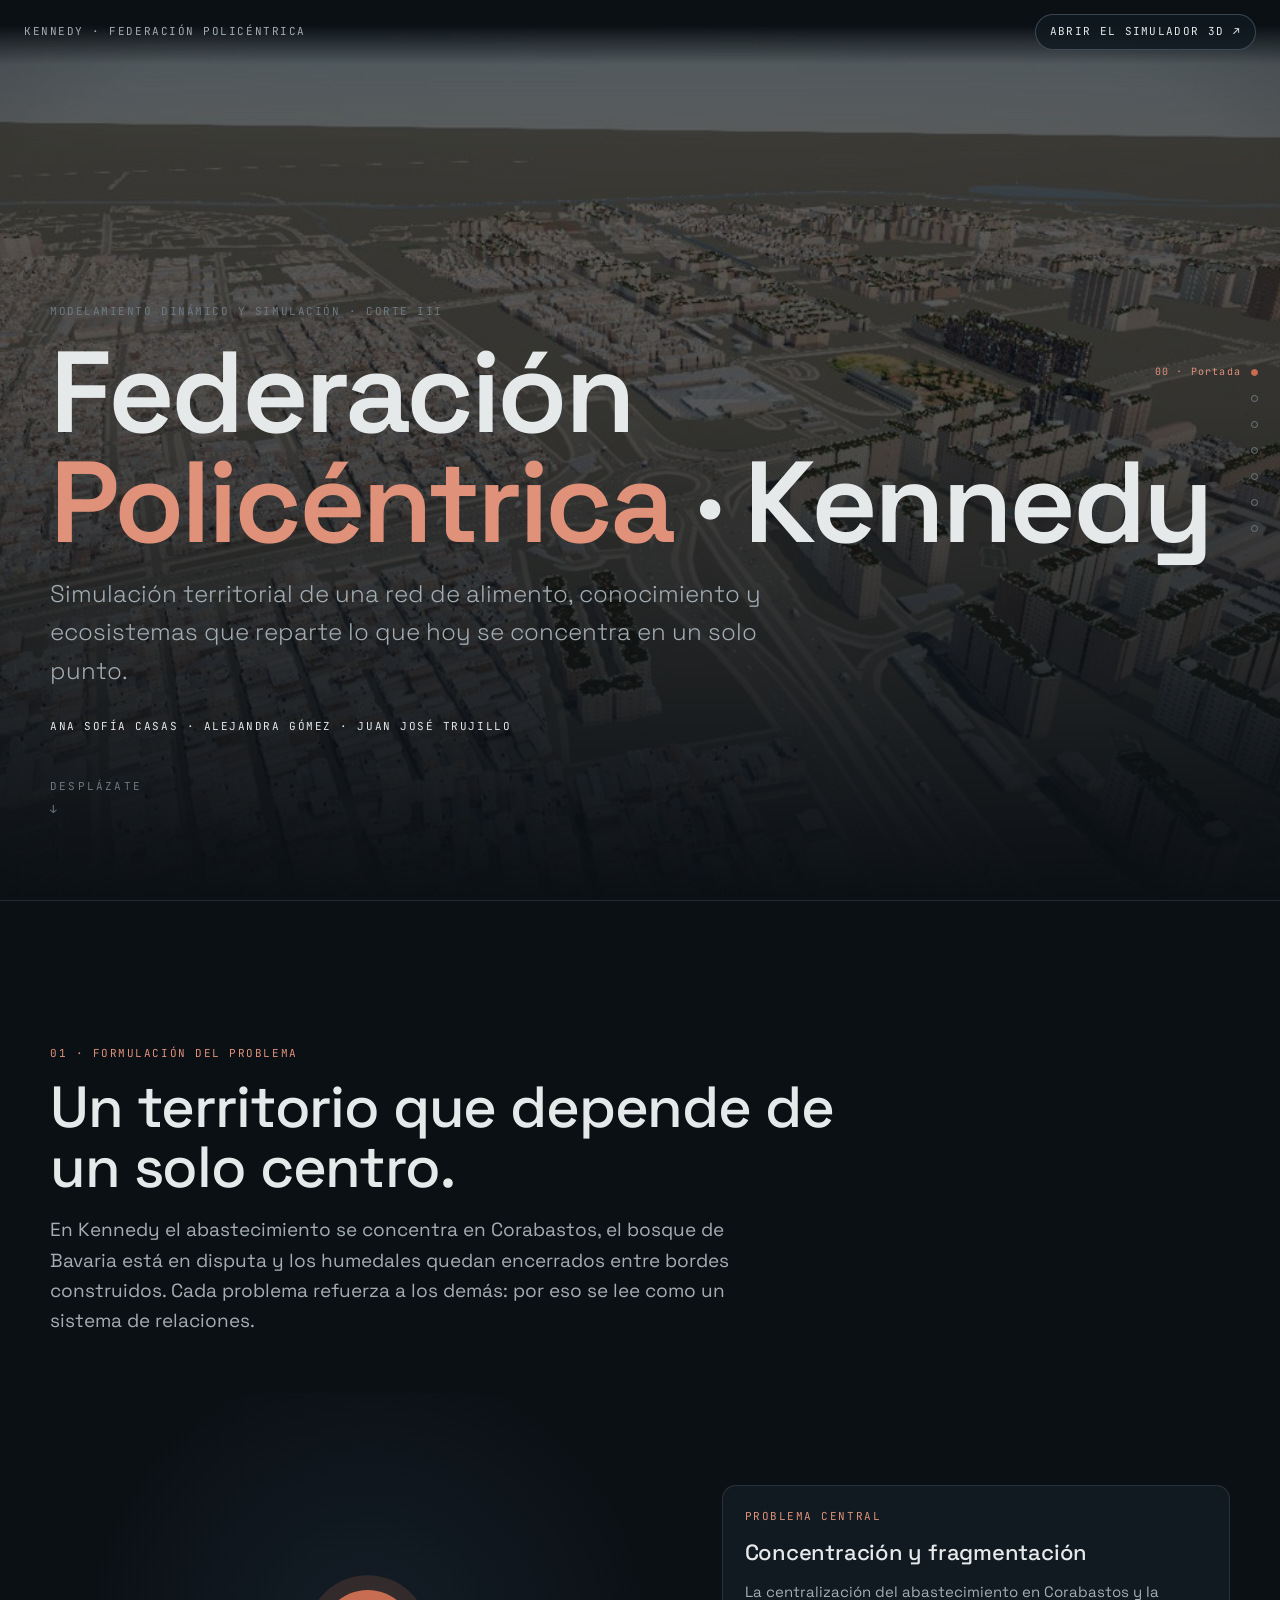
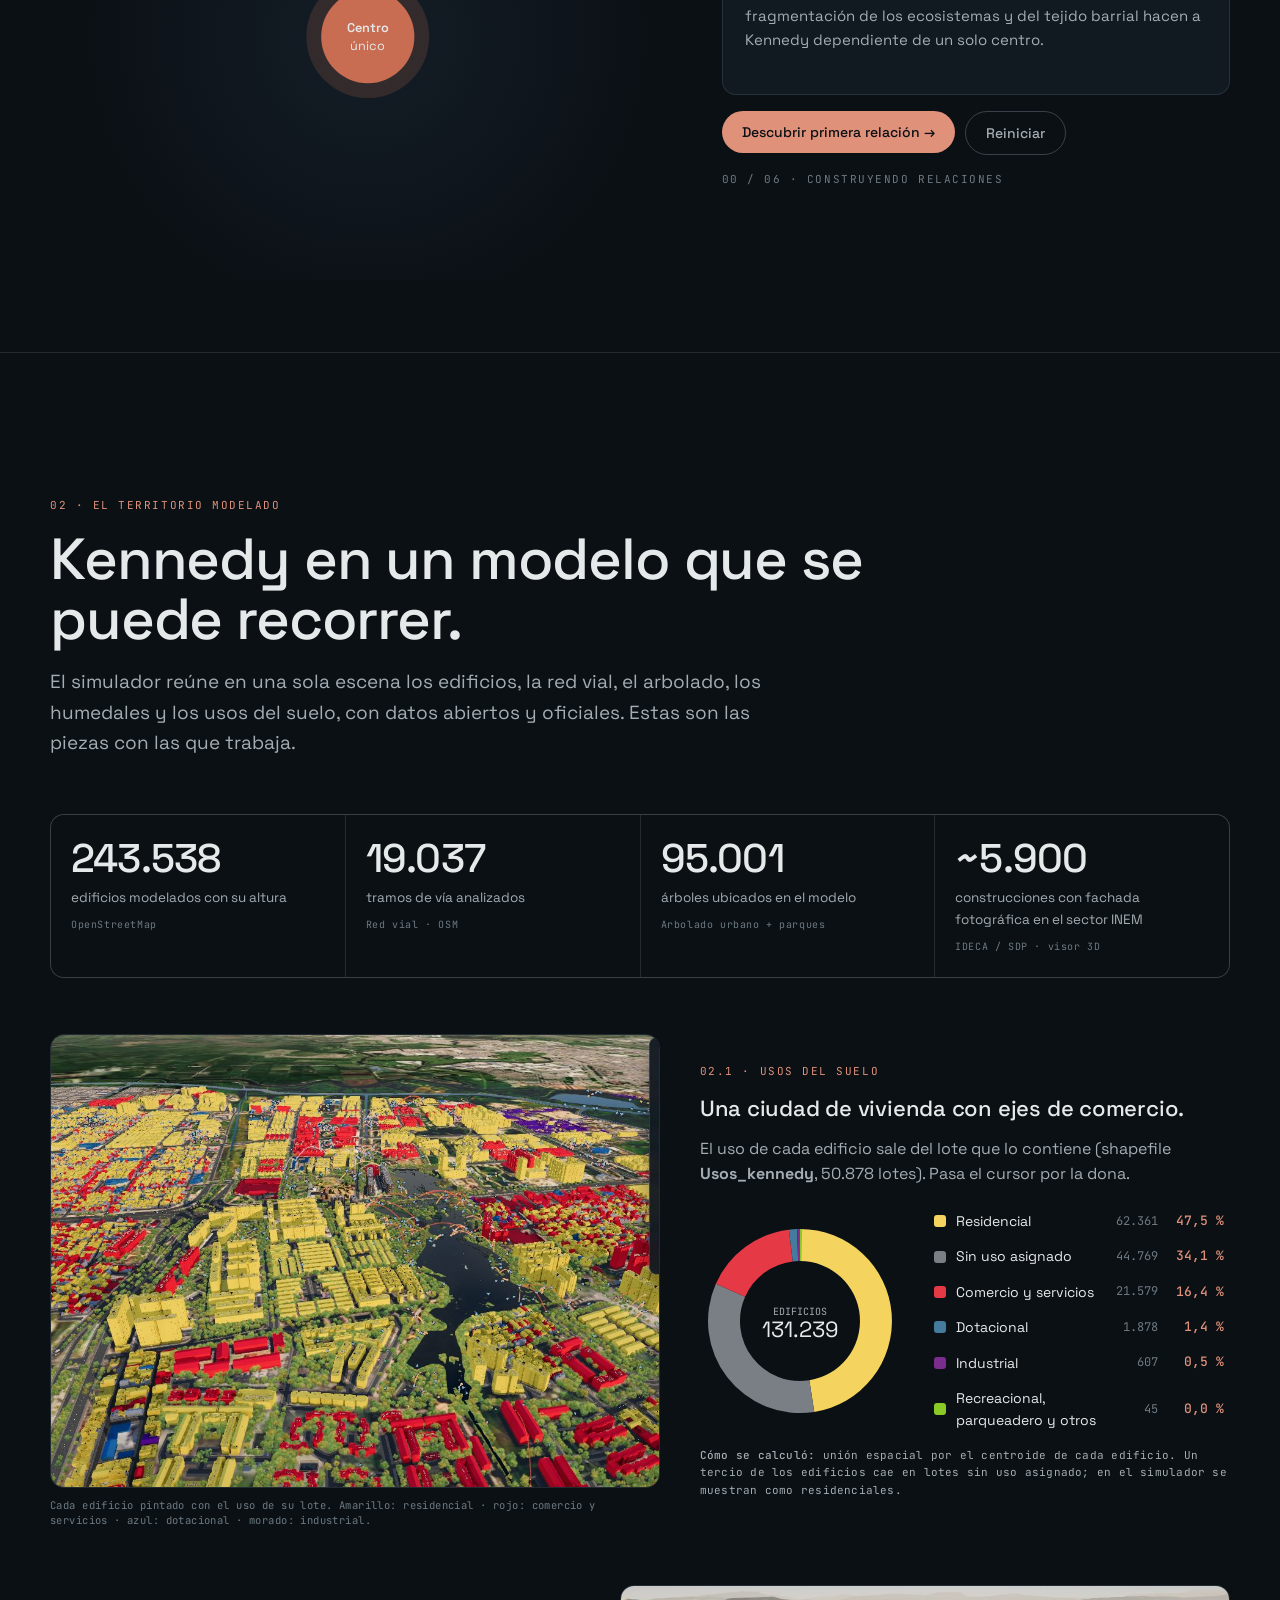
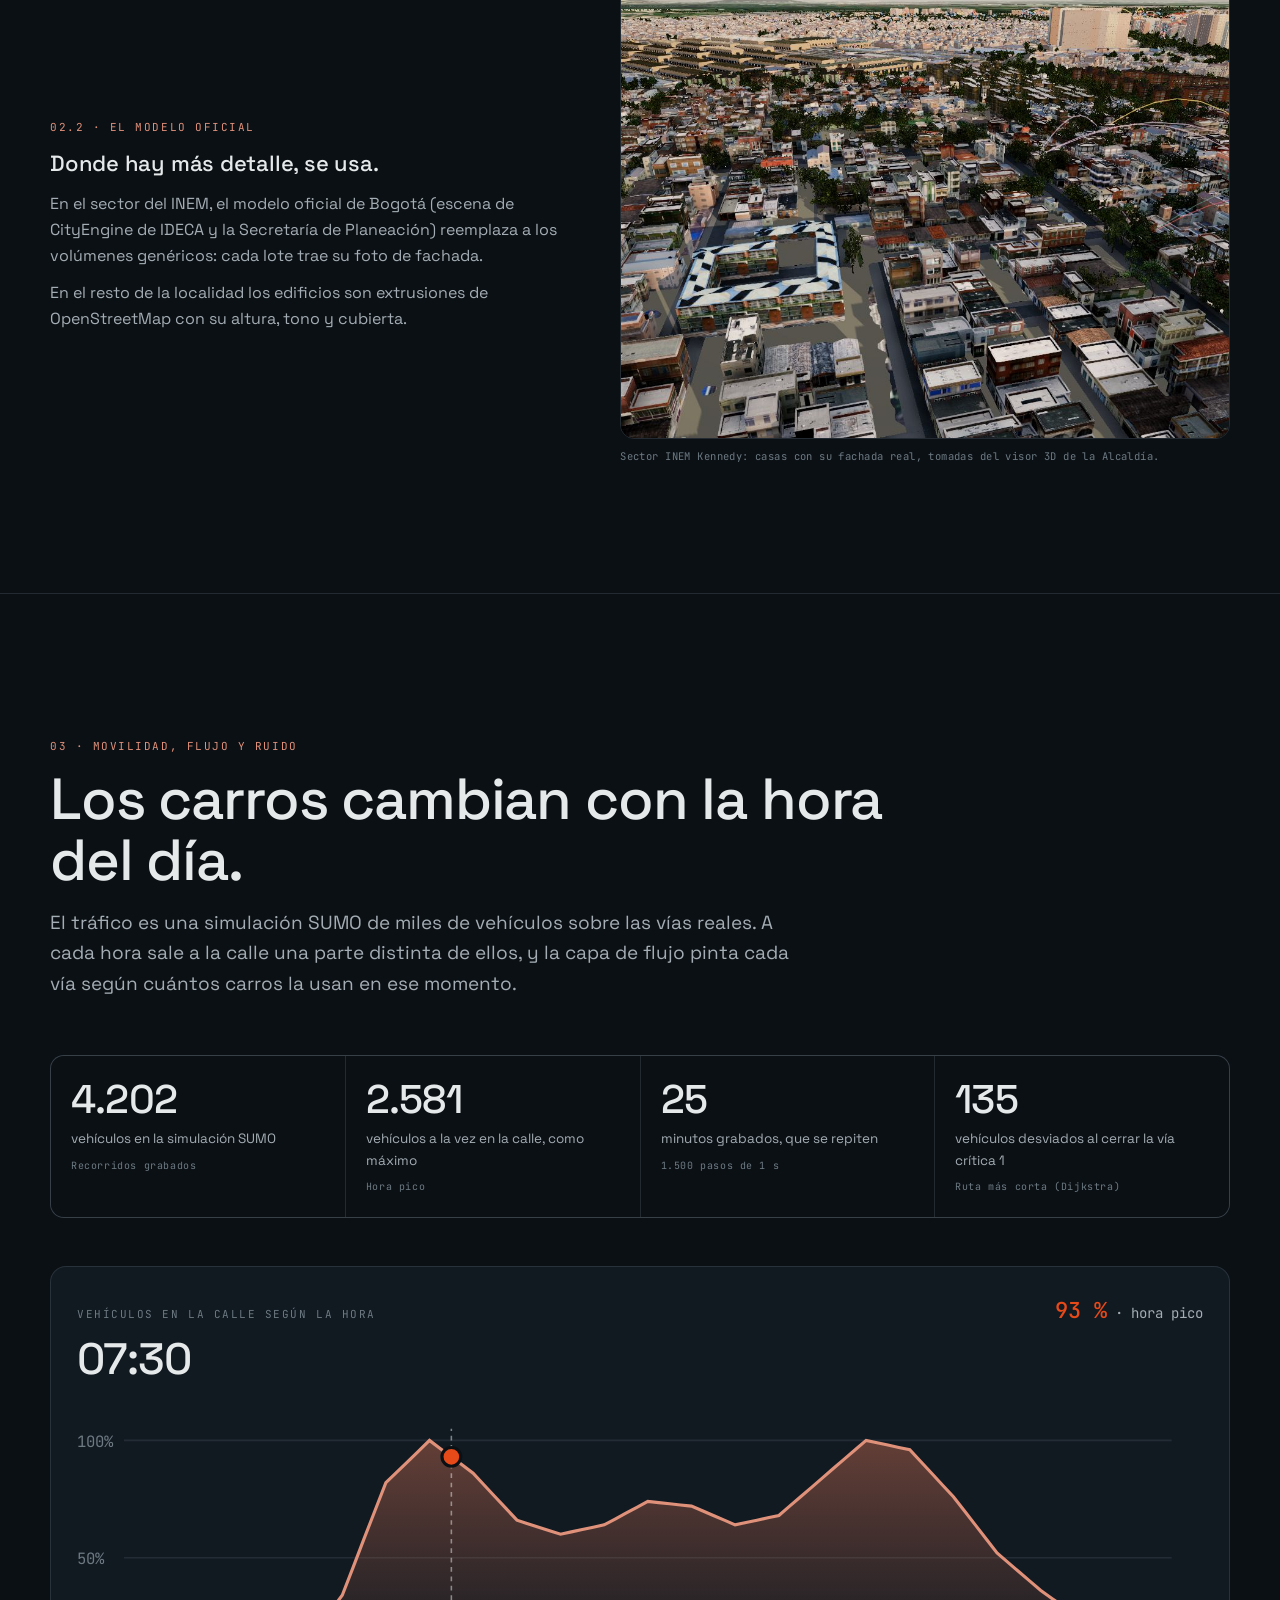
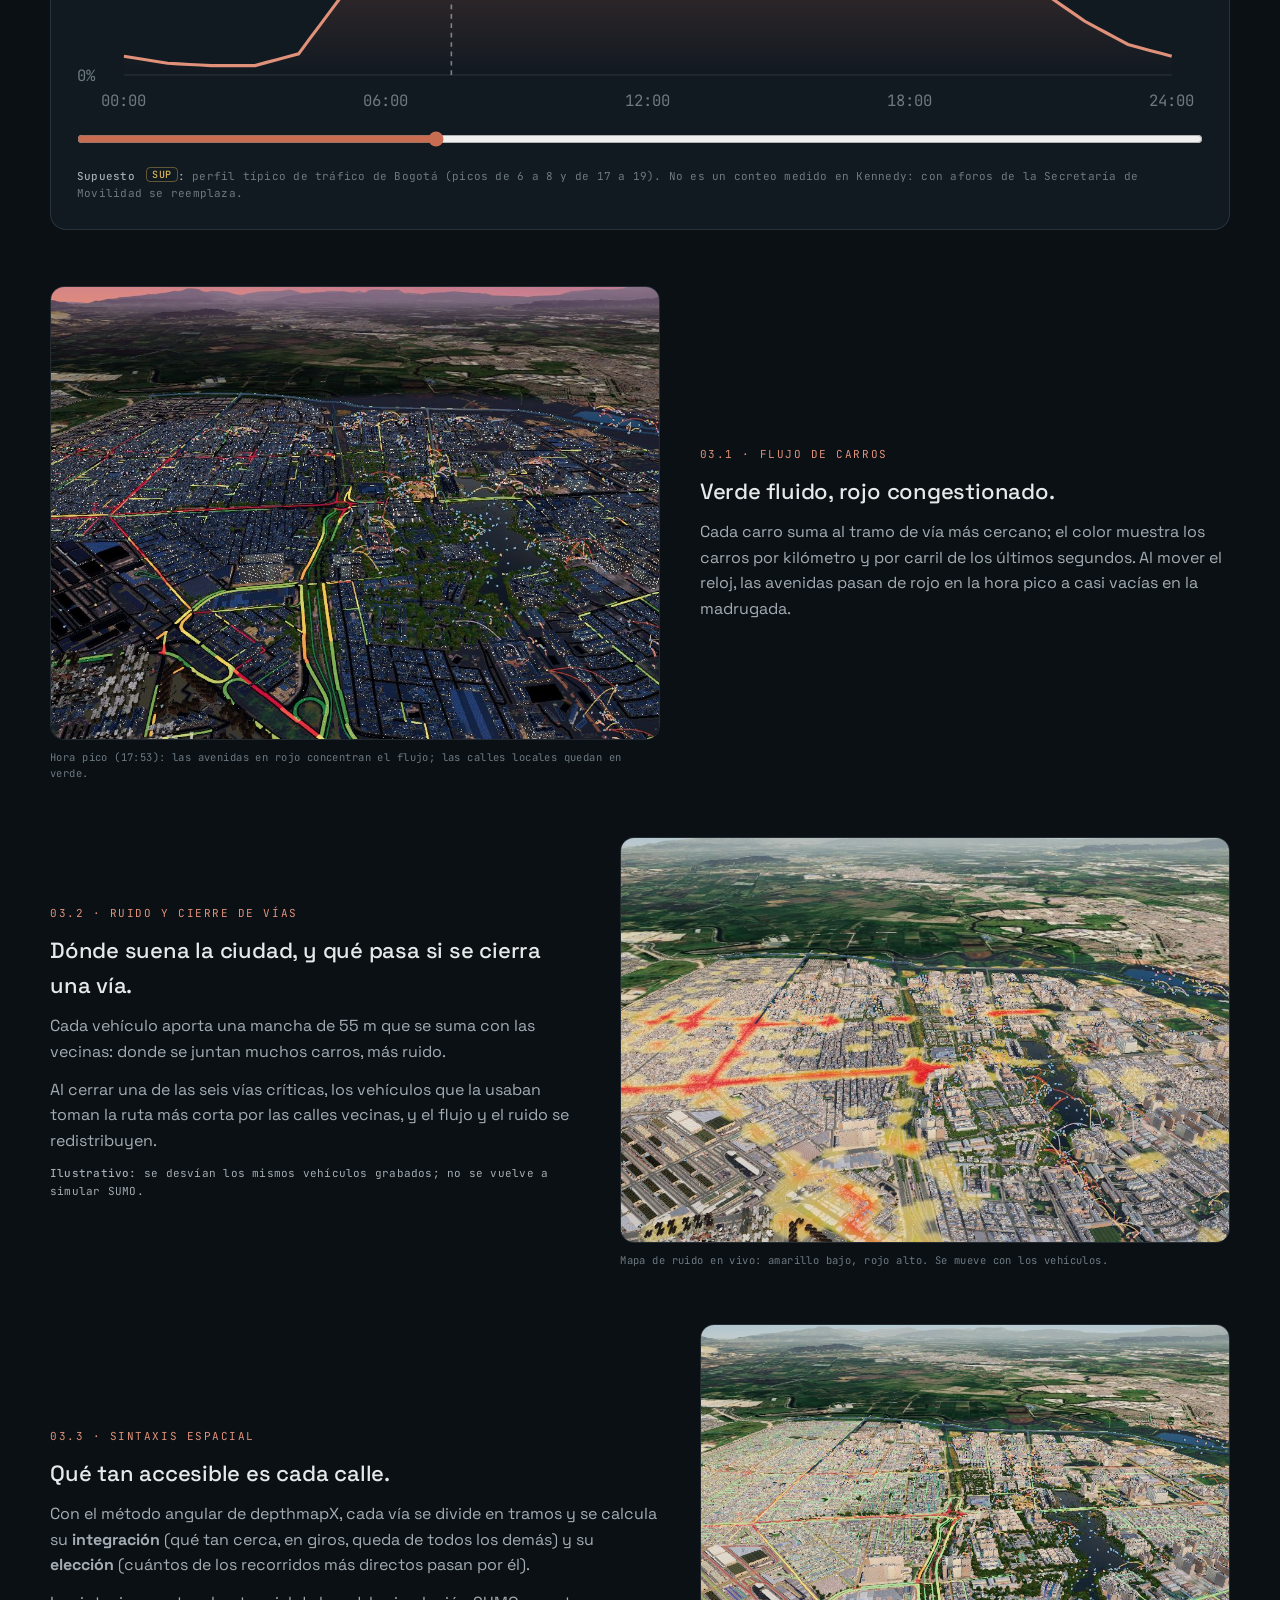
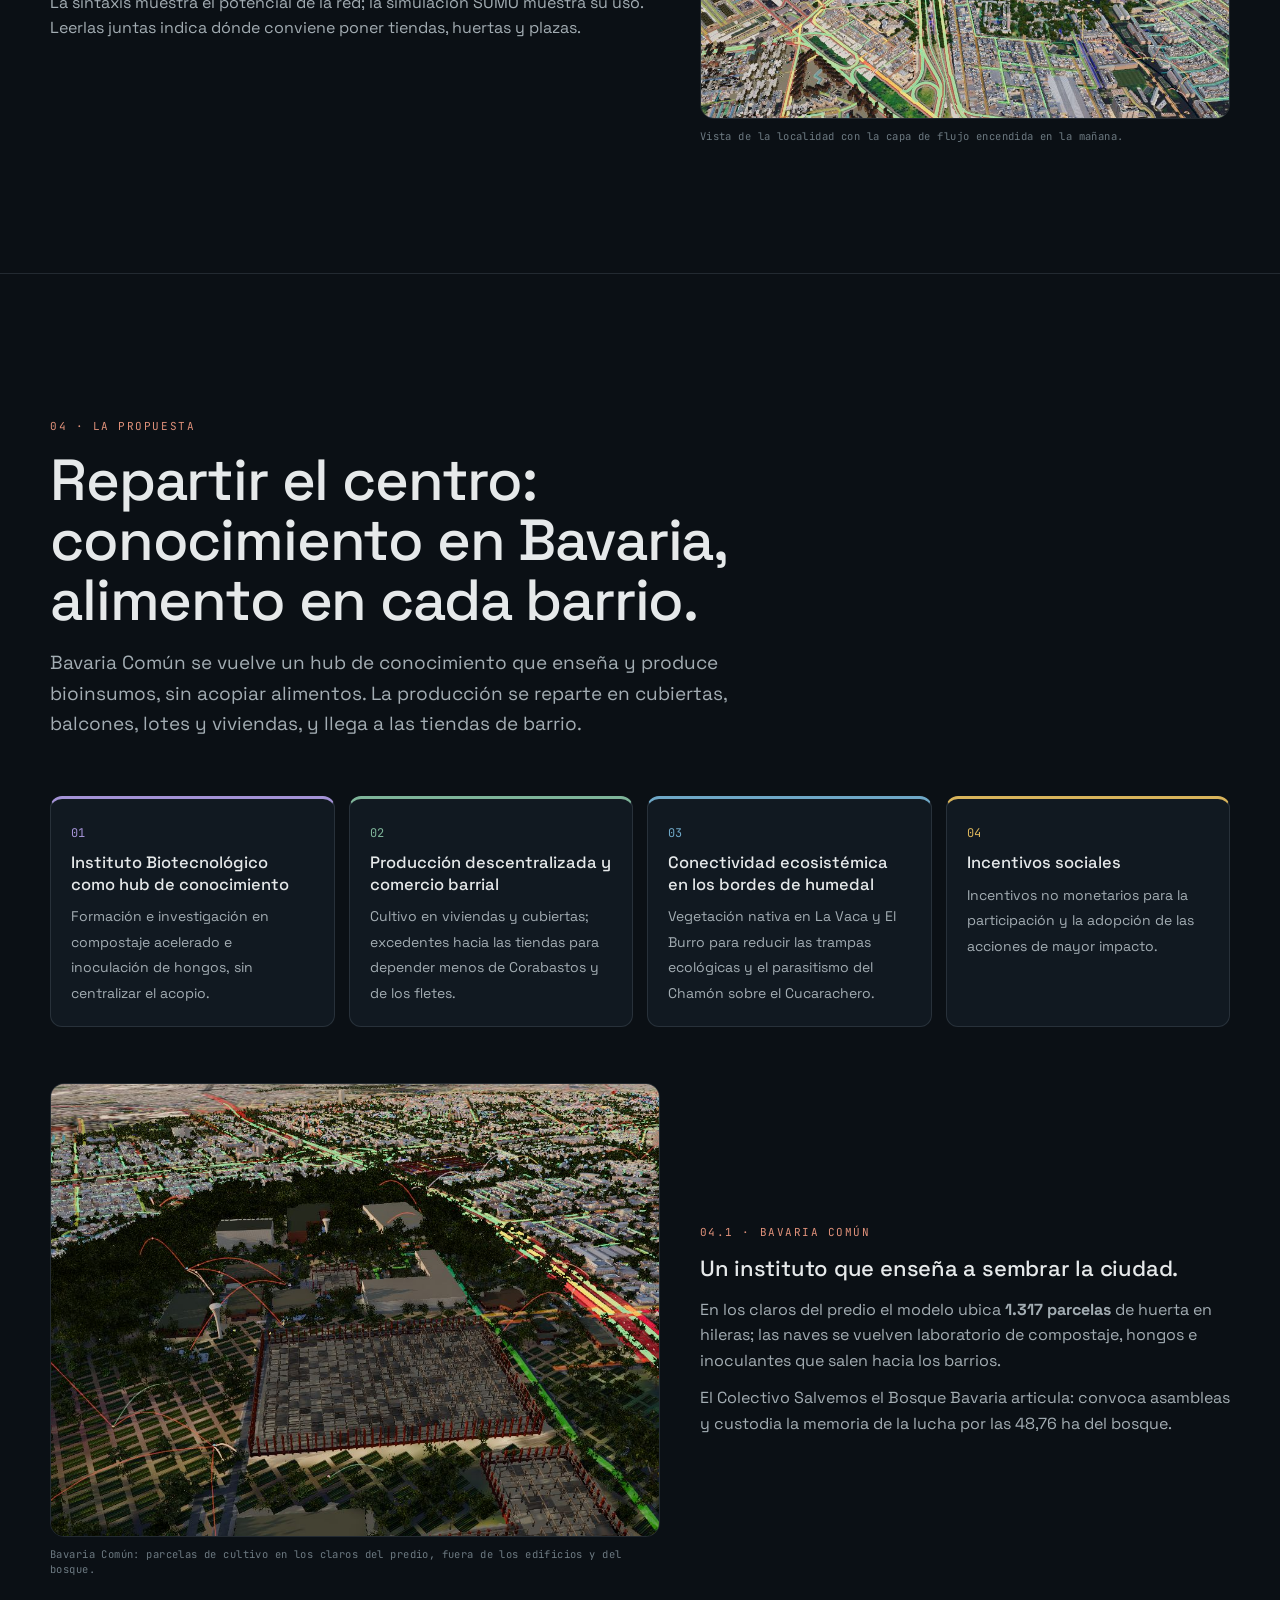
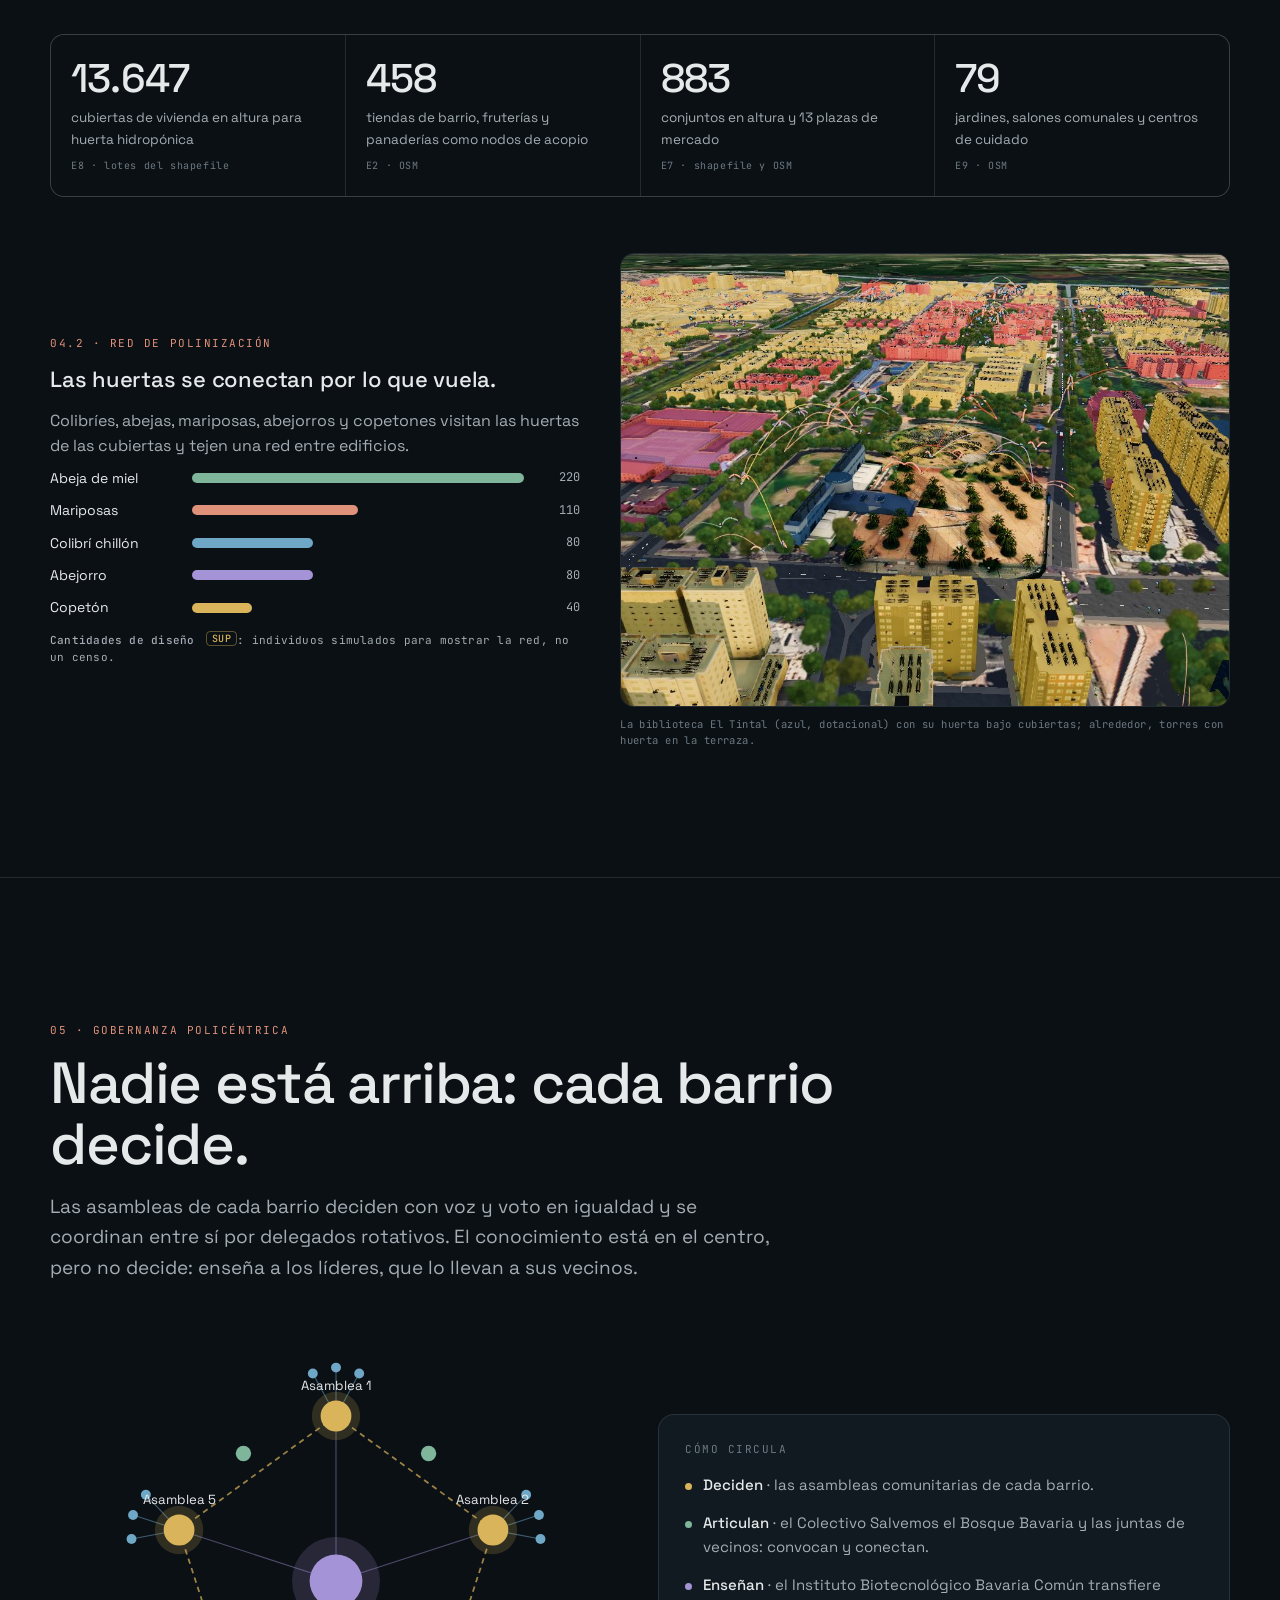
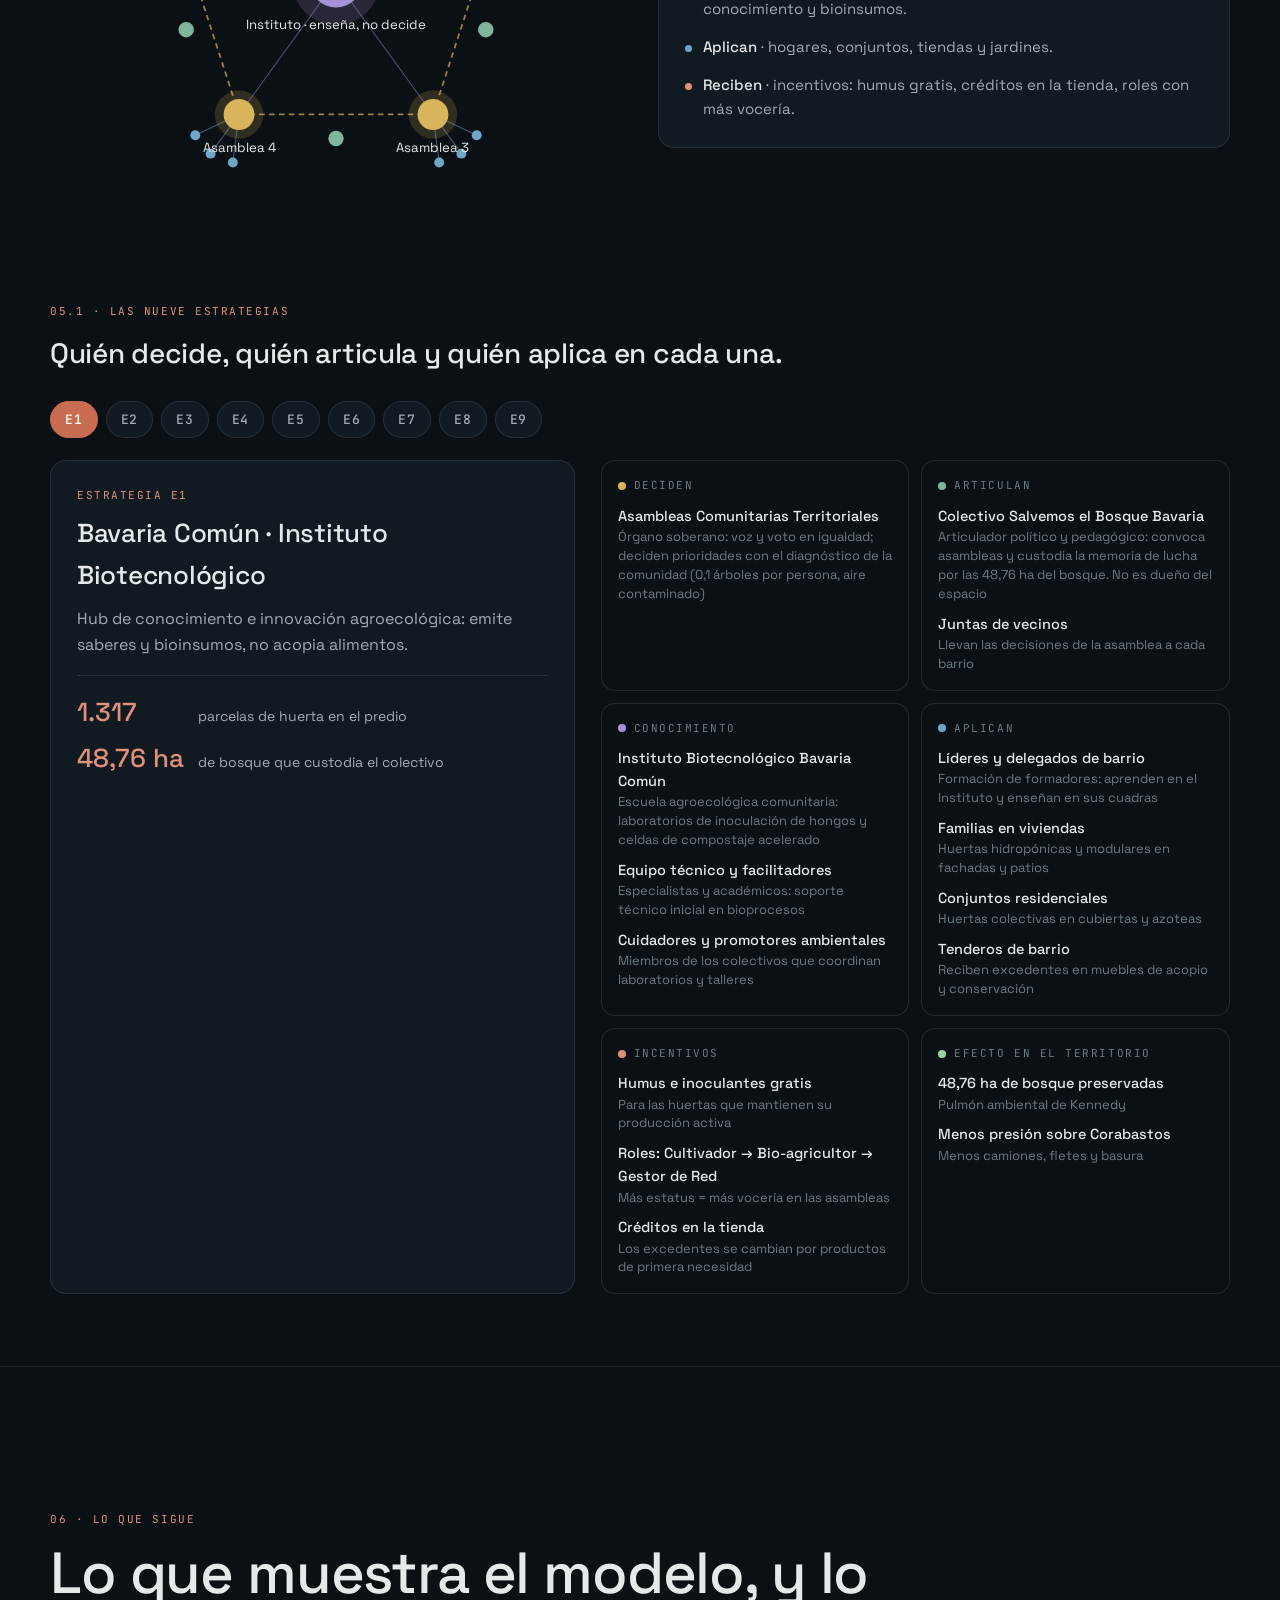
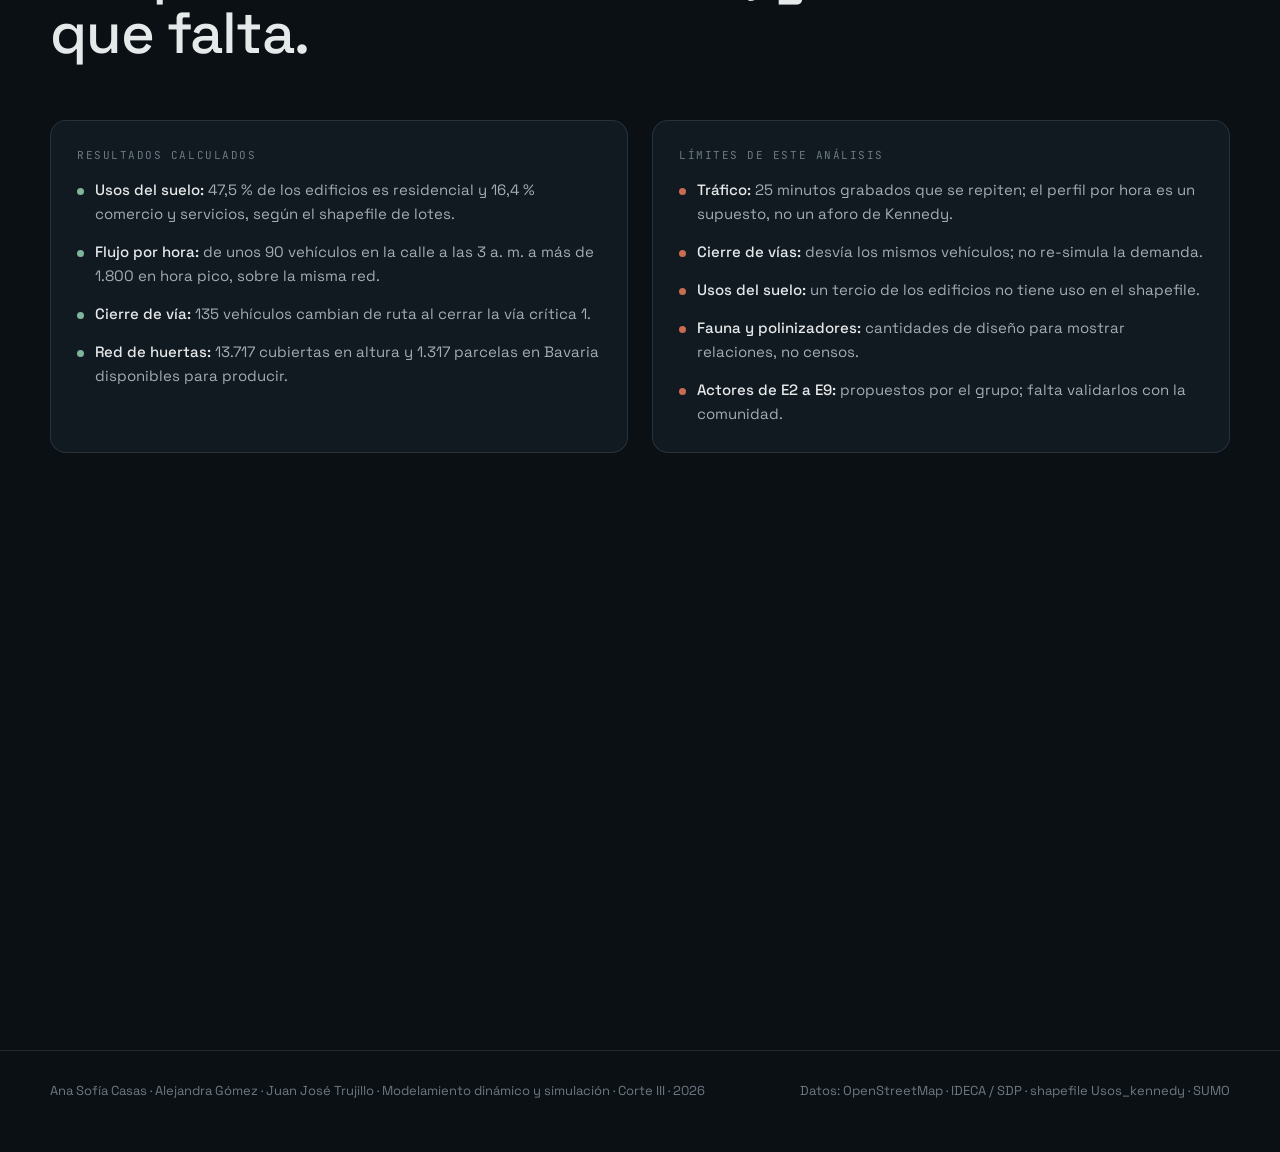
<file: presentacion.html>
<!doctype html>
<html lang="es">
<head>
<meta charset="UTF-8" />
<meta name="viewport" content="width=device-width, initial-scale=1, viewport-fit=cover" />
<meta name="theme-color" content="#0b1015" />
<title>Federación Policéntrica · Kennedy</title>
<meta name="description" content="Simulación territorial de Kennedy (Bogotá): abastecimiento, movilidad, humedales y una red policéntrica de alimento, conocimiento y cuidado." />
<link rel="icon" href="data:image/svg+xml,%3Csvg xmlns=%27http://www.w3.org/2000/svg%27 viewBox=%270 0 32 32%27%3E%3Crect width=%2732%27 height=%2732%27 fill=%27%230b1015%27/%3E%3Ccircle cx=%2716%27 cy=%2716%27 r=%275%27 fill=%27%23c86d51%27/%3E%3Ccircle cx=%277%27 cy=%278%27 r=%273%27 fill=%27%237fb59a%27/%3E%3Ccircle cx=%2725%27 cy=%279%27 r=%273%27 fill=%27%237fb59a%27/%3E%3Ccircle cx=%2724%27 cy=%2725%27 r=%273%27 fill=%27%237fb59a%27/%3E%3Ccircle cx=%277%27 cy=%2724%27 r=%273%27 fill=%27%237fb59a%27/%3E%3C/svg%3E" />
<link rel="preconnect" href="https://fonts.googleapis.com" />
<link rel="preconnect" href="https://fonts.gstatic.com" crossorigin />
<link href="https://fonts.googleapis.com/css2?family=Space+Grotesk:wght@300..700&family=JetBrains+Mono:wght@400;500&display=swap" rel="stylesheet" />
<style>
:root{
  --bg:#0b1015; --bg2:#111921; --bg3:#17212b; --line:rgba(160,180,195,.16); --line2:rgba(160,180,195,.3);
  --tx:#e6e9ea; --tx2:#a3adb3; --tx3:#6d7a82;
  --acc:#c86d51; --acc2:#e0917a; --verde:#7fb59a; --agua:#6fa8c7; --oro:#d9b45b; --lila:#a493d6;
  --mono:'JetBrains Mono',ui-monospace,monospace; --sans:'Space Grotesk',system-ui,sans-serif;
}
*{box-sizing:border-box;margin:0;padding:0}
html{scroll-behavior:smooth}
body{background:var(--bg);color:var(--tx);font:16px/1.6 var(--sans);-webkit-font-smoothing:antialiased;overflow-x:hidden}
a{color:var(--acc2)}
img{max-width:100%;display:block}
.mono{font-family:var(--mono);letter-spacing:.14em;text-transform:uppercase;font-size:11px;color:var(--tx3)}
.wrap{width:min(1180px,calc(100% - 32px));margin:0 auto}
/* barra superior */
.top{position:fixed;inset:0 0 auto 0;z-index:50;display:flex;justify-content:space-between;align-items:center;padding:14px 24px;background:linear-gradient(var(--bg) 40%,transparent);pointer-events:none}
.top>*{pointer-events:auto}
.top .mono{color:var(--tx2)}
.top a.sim{font-family:var(--mono);font-size:11px;letter-spacing:.12em;text-transform:uppercase;color:var(--tx);text-decoration:none;border:1px solid var(--line2);padding:8px 14px;border-radius:999px;background:rgba(17,25,33,.8);backdrop-filter:blur(6px)}
.top a.sim:hover{border-color:var(--acc);color:var(--acc2)}
.prog{position:fixed;top:0;left:0;height:2px;background:var(--acc);z-index:60;width:0}
/* índice lateral */
.idx{position:fixed;right:22px;top:50%;transform:translateY(-50%);z-index:40;display:flex;flex-direction:column;gap:10px}
.idx a{display:flex;align-items:center;justify-content:flex-end;gap:10px;text-decoration:none;font-family:var(--mono);font-size:10px;letter-spacing:.12em;color:var(--tx3)}
.idx a span{opacity:0;transition:opacity .2s}
.idx a:hover span,.idx a.on span{opacity:1}
.idx a i{width:7px;height:7px;border-radius:50%;border:1px solid var(--tx3);display:block}
.idx a.on{color:var(--acc2)} .idx a.on i{background:var(--acc);border-color:var(--acc)}
@media (max-width:900px){.idx{display:none}}
/* portada */
.portada{position:relative;min-height:100svh;display:flex;align-items:flex-end;overflow:hidden}
.portada img{position:absolute;inset:0;width:100%;height:100%;object-fit:cover;filter:saturate(.75) brightness(.55)}
.portada::after{content:"";position:absolute;inset:0;background:linear-gradient(180deg,rgba(11,16,21,.2) 0%,rgba(11,16,21,.35) 45%,var(--bg) 100%)}
.portada .wrap{position:relative;z-index:2;padding:0 0 9vh}
.portada h1{font-size:clamp(44px,9vw,120px);line-height:.95;font-weight:600;letter-spacing:-.03em;margin:18px 0 18px}
.portada h1 em{font-style:normal;color:var(--acc2)}
.portada p.sub{font-size:clamp(17px,2.2vw,24px);color:var(--tx2);max-width:760px;font-weight:300}
.portada .meta{margin-top:28px;display:flex;gap:28px;flex-wrap:wrap}
.baja{margin-top:42px;font-family:var(--mono);font-size:11px;letter-spacing:.2em;color:var(--tx3)}
.baja b{display:block;font-weight:400;margin-top:6px;animation:b 1.8s infinite}
@keyframes b{50%{transform:translateY(5px)}}
/* capítulos */
section.cap{padding:16vh 0 8vh;border-top:1px solid var(--line)}
.cab{max-width:860px;margin-bottom:56px}
.cab .mono{color:var(--acc2)}
.cab h2{font-size:clamp(32px,5vw,58px);line-height:1.04;letter-spacing:-.02em;font-weight:500;margin:14px 0 18px}
.cab p{color:var(--tx2);font-size:clamp(16px,1.6vw,19px);max-width:740px}
h3{font-size:22px;font-weight:500;letter-spacing:-.01em;margin-bottom:10px}
.nota{font-family:var(--mono);font-size:11px;line-height:1.6;color:var(--tx3);margin-top:12px;letter-spacing:.02em}
.nota b{color:var(--tx2);font-weight:500}
.sup{font-family:var(--mono);font-size:10px;color:var(--oro);border:1px solid rgba(217,180,91,.4);border-radius:4px;padding:0 5px;margin-left:4px;letter-spacing:.06em;vertical-align:2px}
/* relaciones */
.rel{display:grid;grid-template-columns:1.25fr 1fr;gap:36px;align-items:center}
.rel svg{width:100%;height:auto;display:block;background:radial-gradient(circle at 50% 50%,#141e27,transparent 70%);border-radius:18px}
.rel .n0 circle{fill:var(--acc)}
.rel g.r{opacity:0;transition:opacity .7s}
.rel g.r.on{opacity:1}
.rel g.r line{stroke:var(--line2);stroke-width:1.4;stroke-dasharray:4 4}
.rel g.r.on line{animation:flu 1.2s linear infinite}
@keyframes flu{to{stroke-dashoffset:-16}}
.rel text{font-family:var(--sans);fill:var(--tx);font-size:12px}
.rel .ctrl{display:flex;flex-direction:column;gap:16px}
.rel .ficha{background:var(--bg2);border:1px solid var(--line);border-radius:14px;padding:22px;min-height:210px}
.rel .ficha .mono{color:var(--acc2)}
.rel .ficha h3{margin-top:10px}
.rel .ficha p{color:var(--tx2);font-size:15px}
.btn{font:500 14px var(--sans);color:var(--bg);background:var(--acc2);border:0;border-radius:999px;padding:12px 20px;cursor:pointer;align-self:flex-start;transition:background .2s}
.btn:hover{background:#eba892}
.btn.sec{background:transparent;color:var(--tx2);border:1px solid var(--line2)}
@media (max-width:860px){.rel{grid-template-columns:1fr}}
/* cifras */
.cifras{display:grid;grid-template-columns:repeat(4,1fr);gap:1px;background:var(--line);border:1px solid var(--line);border-radius:14px;overflow:hidden;margin-bottom:48px}
.cifras div{background:var(--bg);padding:22px 20px}
.cifras b{display:block;font-size:clamp(26px,3.4vw,40px);font-weight:500;letter-spacing:-.02em;line-height:1.1}
.cifras span{display:block;color:var(--tx2);font-size:13.5px;margin-top:6px}
.cifras small{display:block;font-family:var(--mono);font-size:10px;color:var(--tx3);margin-top:8px;letter-spacing:.06em}
@media (max-width:860px){.cifras{grid-template-columns:1fr 1fr}}
/* bloque imagen + texto */
.par{display:grid;grid-template-columns:1.15fr 1fr;gap:40px;align-items:center;margin:56px 0}
.par.inv{grid-template-columns:1fr 1.15fr}
.par.inv figure{order:2}
figure{margin:0}
figure img{border-radius:14px;border:1px solid var(--line);width:100%}
figcaption{font-family:var(--mono);font-size:10.5px;color:var(--tx3);margin-top:10px;letter-spacing:.04em;line-height:1.5}
.par p{color:var(--tx2)}
.par p+p{margin-top:12px}
@media (max-width:860px){.par,.par.inv{grid-template-columns:1fr}.par.inv figure{order:0}}
/* dona usos */
.dona{display:flex;gap:28px;align-items:center;flex-wrap:wrap}
.dona svg{width:200px;height:200px;flex:none}
.dona svg path{transition:opacity .2s;cursor:pointer}
.ley{flex:1;min-width:230px;display:flex;flex-direction:column;gap:7px;font-size:14px}
.ley div{display:grid;grid-template-columns:12px 1fr auto 56px;gap:10px;align-items:center;padding:3px 6px;border-radius:6px}
.ley div.hl{background:var(--bg3)}
.ley i{width:12px;height:12px;border-radius:3px}
.ley em{font-style:normal;color:var(--tx3);font-family:var(--mono);font-size:12px}
.ley b{font-weight:500;text-align:right;font-family:var(--mono);font-size:13px;color:var(--acc2)}
/* demanda por hora */
.demanda{background:var(--bg2);border:1px solid var(--line);border-radius:16px;padding:26px}
.demanda .fila{display:flex;justify-content:space-between;align-items:baseline;flex-wrap:wrap;gap:10px;margin-bottom:12px}
.demanda .hora{font-size:44px;font-weight:500;letter-spacing:-.02em}
.demanda .pct{font-family:var(--mono);font-size:14px;color:var(--tx2)}
.demanda .pct b{font-size:22px;color:var(--acc2);font-weight:500}
.demanda svg{width:100%;height:auto;display:block}
.demanda input{width:100%;margin-top:12px;accent-color:var(--acc)}
/* estrategias */
.tabs{display:flex;gap:8px;flex-wrap:wrap;margin-bottom:22px}
.tabs button{font:500 13px var(--mono);letter-spacing:.06em;color:var(--tx2);background:var(--bg2);border:1px solid var(--line);border-radius:999px;padding:9px 14px;cursor:pointer}
.tabs button.on{background:var(--acc);border-color:var(--acc);color:#fff}
.est{display:grid;grid-template-columns:1fr 1.2fr;gap:26px}
.est .info{background:var(--bg2);border:1px solid var(--line);border-radius:16px;padding:26px}
.est .info h3{font-size:26px}
.est .info p{color:var(--tx2)}
.est .cifra{margin-top:18px;padding-top:16px;border-top:1px solid var(--line);display:grid;grid-template-columns:auto 1fr;gap:4px 14px;align-items:baseline}
.est .cifra b{font-size:26px;font-weight:500;color:var(--acc2)}
.est .cifra span{color:var(--tx2);font-size:14px}
.roles{display:grid;grid-template-columns:1fr 1fr;gap:12px}
.rol{background:var(--bg);border:1px solid var(--line);border-radius:14px;padding:16px}
.rol .mono{display:flex;align-items:center;gap:8px}
.rol .mono i{width:8px;height:8px;border-radius:50%}
.rol ul{list-style:none;margin-top:10px;display:flex;flex-direction:column;gap:9px}
.rol li b{font-weight:500;font-size:14.5px;display:block}
.rol li span{color:var(--tx3);font-size:13px;display:block;line-height:1.45}
@media (max-width:900px){.est{grid-template-columns:1fr}.roles{grid-template-columns:1fr}}
/* objetivos */
.obj{display:grid;grid-template-columns:repeat(4,1fr);gap:14px;margin-top:10px}
.obj div{background:var(--bg2);border:1px solid var(--line);border-top:3px solid var(--c);border-radius:12px;padding:20px}
.obj i{font-style:normal;font-family:var(--mono);color:var(--c);font-size:12px}
.obj b{display:block;font-weight:500;margin:8px 0;font-size:16.5px;line-height:1.3}
.obj span{color:var(--tx2);font-size:14px}
@media (max-width:980px){.obj{grid-template-columns:1fr 1fr}}
@media (max-width:560px){.obj{grid-template-columns:1fr}}
/* barras polinizadores */
.barras{display:flex;flex-direction:column;gap:10px;margin-top:8px}
.barras div{display:grid;grid-template-columns:130px 1fr 44px;gap:12px;align-items:center;font-size:14px}
.barras em{height:10px;border-radius:5px;background:var(--c);display:block;width:0;transition:width 1.2s cubic-bezier(.2,.8,.2,1)}
.barras b{font-family:var(--mono);font-size:12px;font-weight:400;color:var(--tx2);text-align:right}
/* gobernanza: anillo */
.anillo{display:grid;grid-template-columns:1fr 1fr;gap:36px;align-items:center}
.anillo svg{width:100%;height:auto}
.anillo text{font-family:var(--sans);font-size:12px;fill:var(--tx)}
@media (max-width:860px){.anillo{grid-template-columns:1fr}}
/* límites */
.dos{display:grid;grid-template-columns:1fr 1fr;gap:24px}
.lista{background:var(--bg2);border:1px solid var(--line);border-radius:16px;padding:26px}
.lista ul{list-style:none;margin-top:14px;display:flex;flex-direction:column;gap:14px}
.lista li{padding-left:18px;position:relative;color:var(--tx2);font-size:15px}
.lista li::before{content:"";position:absolute;left:0;top:10px;width:7px;height:7px;border-radius:50%;background:var(--c)}
.lista li b{color:var(--tx);font-weight:500}
@media (max-width:860px){.dos{grid-template-columns:1fr}}
.cierre{text-align:center;padding:14vh 0}
.cierre h2{font-size:clamp(28px,4.4vw,52px);font-weight:500;letter-spacing:-.02em;max-width:900px;margin:0 auto 26px;line-height:1.1}
.cierre a.btn{text-decoration:none;display:inline-block}
footer{border-top:1px solid var(--line);padding:30px 0 50px;color:var(--tx3);font-size:13px}
footer .wrap{display:flex;justify-content:space-between;flex-wrap:wrap;gap:12px}
.rev{opacity:0;transform:translateY(18px);transition:opacity .8s,transform .8s}
.rev.vis{opacity:1;transform:none}
@media (prefers-reduced-motion:reduce){.rev{opacity:1;transform:none}*{animation:none!important;transition:none!important}}
@media (max-width:600px){.top{padding:12px 16px}.top .mono{display:none}section.cap{padding:11vh 0 6vh}}
</style>
</head>
<body>
<div class="prog" id="prog"></div>
<header class="top"><span class="mono">Kennedy · Federación policéntrica</span><a class="sim" href="./">Abrir el simulador 3D ↗</a></header>
<nav class="idx" id="idx"></nav>

<!-- 00 PORTADA -->
<section class="portada" id="c0" data-n="00" data-t="Portada">
  <img src="presentacion/img/portada.jpg" alt="Modelo 3D de Kennedy: edificios, vías y la glorieta de la Av. 1° de Mayo" />
  <div class="wrap">
    <div class="mono">Modelamiento dinámico y simulación · Corte III</div>
    <h1>Federación<br><em>Policéntrica</em> · Kennedy</h1>
    <p class="sub">Simulación territorial de una red de alimento, conocimiento y ecosistemas que reparte lo que hoy se concentra en un solo punto.</p>
    <div class="meta"><span class="mono" style="color:var(--tx)">Ana Sofía Casas · Alejandra Gómez · Juan José Trujillo</span></div>
    <div class="baja">DESPLÁZATE<b>↓</b></div>
  </div>
</section>

<!-- 01 PROBLEMA -->
<section class="cap" id="c1" data-n="01" data-t="Problema">
  <div class="wrap">
    <div class="cab rev">
      <div class="mono">01 · Formulación del problema</div>
      <h2>Un territorio que depende de un solo centro.</h2>
      <p>En Kennedy el abastecimiento se concentra en Corabastos, el bosque de Bavaria está en disputa y los humedales quedan encerrados entre bordes construidos. Cada problema refuerza a los demás: por eso se lee como un sistema de relaciones.</p>
    </div>
    <div class="rel rev">
      <svg id="relSvg" viewBox="0 0 600 460" role="img" aria-label="Sistema de relaciones del problema"></svg>
      <div class="ctrl">
        <div class="ficha" id="relFicha"></div>
        <div style="display:flex;gap:10px;flex-wrap:wrap"><button class="btn" id="relBtn">Descubrir primera relación →</button><button class="btn sec" id="relReset">Reiniciar</button></div>
        <div class="mono" id="relCont">00 / 06 · construyendo relaciones</div>
      </div>
    </div>
  </div>
</section>

<!-- 02 TERRITORIO -->
<section class="cap" id="c2" data-n="02" data-t="Territorio">
  <div class="wrap">
    <div class="cab rev">
      <div class="mono">02 · El territorio modelado</div>
      <h2>Kennedy en un modelo que se puede recorrer.</h2>
      <p>El simulador reúne en una sola escena los edificios, la red vial, el arbolado, los humedales y los usos del suelo, con datos abiertos y oficiales. Estas son las piezas con las que trabaja.</p>
    </div>
    <div class="cifras rev">
      <div><b data-n="243538">0</b><span>edificios modelados con su altura</span><small>OpenStreetMap</small></div>
      <div><b data-n="19037">0</b><span>tramos de vía analizados</span><small>Red vial · OSM</small></div>
      <div><b data-n="95001">0</b><span>árboles ubicados en el modelo</span><small>Arbolado urbano + parques</small></div>
      <div><b data-n="5900" data-pre="~">0</b><span>construcciones con fachada fotográfica en el sector INEM</span><small>IDECA / SDP · visor 3D</small></div>
    </div>
    <div class="par rev">
      <figure><img src="presentacion/img/usos.jpg" alt="Edificios de Kennedy pintados por uso del suelo" loading="lazy" /><figcaption>Cada edificio pintado con el uso de su lote. Amarillo: residencial · rojo: comercio y servicios · azul: dotacional · morado: industrial.</figcaption></figure>
      <div>
        <div class="mono" style="color:var(--acc2)">02.1 · Usos del suelo</div>
        <h3 style="margin-top:10px">Una ciudad de vivienda con ejes de comercio.</h3>
        <p>El uso de cada edificio sale del lote que lo contiene (shapefile <b>Usos_kennedy</b>, 50.878 lotes). Pasa el cursor por la dona.</p>
        <div class="dona" style="margin-top:20px"><svg id="dona" viewBox="0 0 200 200"></svg><div class="ley" id="ley"></div></div>
        <p class="nota"><b>Cómo se calculó:</b> unión espacial por el centroide de cada edificio. Un tercio de los edificios cae en lotes sin uso asignado; en el simulador se muestran como residenciales.</p>
      </div>
    </div>
    <div class="par inv rev">
      <figure><img src="presentacion/img/inem.jpg" alt="Sector INEM Kennedy con el modelo oficial de Bogotá" loading="lazy" /><figcaption>Sector INEM Kennedy: casas con su fachada real, tomadas del visor 3D de la Alcaldía.</figcaption></figure>
      <div>
        <div class="mono" style="color:var(--acc2)">02.2 · El modelo oficial</div>
        <h3 style="margin-top:10px">Donde hay más detalle, se usa.</h3>
        <p>En el sector del INEM, el modelo oficial de Bogotá (escena de CityEngine de IDECA y la Secretaría de Planeación) reemplaza a los volúmenes genéricos: cada lote trae su foto de fachada.</p>
        <p>En el resto de la localidad los edificios son extrusiones de OpenStreetMap con su altura, tono y cubierta.</p>
      </div>
    </div>
  </div>
</section>

<!-- 03 MOVILIDAD -->
<section class="cap" id="c3" data-n="03" data-t="Movilidad">
  <div class="wrap">
    <div class="cab rev">
      <div class="mono">03 · Movilidad, flujo y ruido</div>
      <h2>Los carros cambian con la hora del día.</h2>
      <p>El tráfico es una simulación SUMO de miles de vehículos sobre las vías reales. A cada hora sale a la calle una parte distinta de ellos, y la capa de flujo pinta cada vía según cuántos carros la usan en ese momento.</p>
    </div>
    <div class="cifras rev">
      <div><b data-n="4202">0</b><span>vehículos en la simulación SUMO</span><small>Recorridos grabados</small></div>
      <div><b data-n="2581">0</b><span>vehículos a la vez en la calle, como máximo</span><small>Hora pico</small></div>
      <div><b data-n="25">0</b><span>minutos grabados, que se repiten</span><small>1.500 pasos de 1 s</small></div>
      <div><b data-n="135">0</b><span>vehículos desviados al cerrar la vía crítica 1</span><small>Ruta más corta (Dijkstra)</small></div>
    </div>
    <div class="demanda rev">
      <div class="fila"><div><div class="mono">Vehículos en la calle según la hora</div><div class="hora" id="demHora">07:30</div></div><div class="pct"><b id="demPct">100 %</b> · <span id="demEst">hora pico</span></div></div>
      <svg id="demSvg" viewBox="0 0 720 200" role="img" aria-label="Perfil de demanda de tráfico por hora"></svg>
      <input type="range" id="demRange" min="0" max="23.75" step="0.25" value="7.5" aria-label="Hora del día" />
      <p class="nota"><b>Supuesto <span class="sup">SUP</span>:</b> perfil típico de tráfico de Bogotá (picos de 6 a 8 y de 17 a 19). No es un conteo medido en Kennedy: con aforos de la Secretaría de Movilidad se reemplaza.</p>
    </div>
    <div class="par rev">
      <figure><img src="presentacion/img/flujo_pico.jpg" alt="Flujo de carros en hora pico" loading="lazy" /><figcaption>Hora pico (17:53): las avenidas en rojo concentran el flujo; las calles locales quedan en verde.</figcaption></figure>
      <div>
        <div class="mono" style="color:var(--acc2)">03.1 · Flujo de carros</div>
        <h3 style="margin-top:10px">Verde fluido, rojo congestionado.</h3>
        <p>Cada carro suma al tramo de vía más cercano; el color muestra los carros por kilómetro y por carril de los últimos segundos. Al mover el reloj, las avenidas pasan de rojo en la hora pico a casi vacías en la madrugada.</p>
      </div>
    </div>
    <div class="par inv rev">
      <figure><img src="presentacion/img/ruido.jpg" alt="Mapa de ruido de los carros" loading="lazy" /><figcaption>Mapa de ruido en vivo: amarillo bajo, rojo alto. Se mueve con los vehículos.</figcaption></figure>
      <div>
        <div class="mono" style="color:var(--acc2)">03.2 · Ruido y cierre de vías</div>
        <h3 style="margin-top:10px">Dónde suena la ciudad, y qué pasa si se cierra una vía.</h3>
        <p>Cada vehículo aporta una mancha de 55 m que se suma con las vecinas: donde se juntan muchos carros, más ruido.</p>
        <p>Al cerrar una de las seis vías críticas, los vehículos que la usaban toman la ruta más corta por las calles vecinas, y el flujo y el ruido se redistribuyen.</p>
        <p class="nota"><b>Ilustrativo:</b> se desvían los mismos vehículos grabados; no se vuelve a simular SUMO.</p>
      </div>
    </div>
    <div class="par rev">
      <div>
        <div class="mono" style="color:var(--acc2)">03.3 · Sintaxis espacial</div>
        <h3 style="margin-top:10px">Qué tan accesible es cada calle.</h3>
        <p>Con el método angular de depthmapX, cada vía se divide en tramos y se calcula su <b>integración</b> (qué tan cerca, en giros, queda de todos los demás) y su <b>elección</b> (cuántos de los recorridos más directos pasan por él).</p>
        <p>La sintaxis muestra el potencial de la red; la simulación SUMO muestra su uso. Leerlas juntas indica dónde conviene poner tiendas, huertas y plazas.</p>
      </div>
      <figure><img src="presentacion/img/flujo_dia.jpg" alt="Kennedy con la capa de flujo de carros" loading="lazy" /><figcaption>Vista de la localidad con la capa de flujo encendida en la mañana.</figcaption></figure>
    </div>
  </div>
</section>

<!-- 04 PROPUESTA -->
<section class="cap" id="c4" data-n="04" data-t="Propuesta">
  <div class="wrap">
    <div class="cab rev">
      <div class="mono">04 · La propuesta</div>
      <h2>Repartir el centro: conocimiento en Bavaria, alimento en cada barrio.</h2>
      <p>Bavaria Común se vuelve un hub de conocimiento que enseña y produce bioinsumos, sin acopiar alimentos. La producción se reparte en cubiertas, balcones, lotes y viviendas, y llega a las tiendas de barrio.</p>
    </div>
    <div class="obj rev">
      <div style="--c:var(--lila)"><i>01</i><b>Instituto Biotecnológico como hub de conocimiento</b><span>Formación e investigación en compostaje acelerado e inoculación de hongos, sin centralizar el acopio.</span></div>
      <div style="--c:var(--verde)"><i>02</i><b>Producción descentralizada y comercio barrial</b><span>Cultivo en viviendas y cubiertas; excedentes hacia las tiendas para depender menos de Corabastos y de los fletes.</span></div>
      <div style="--c:var(--agua)"><i>03</i><b>Conectividad ecosistémica en los bordes de humedal</b><span>Vegetación nativa en La Vaca y El Burro para reducir las trampas ecológicas y el parasitismo del Chamón sobre el Cucarachero.</span></div>
      <div style="--c:var(--oro)"><i>04</i><b>Incentivos sociales</b><span>Incentivos no monetarios para la participación y la adopción de las acciones de mayor impacto.</span></div>
    </div>
    <div class="par rev">
      <figure><img src="presentacion/img/bavaria.jpg" alt="Huertas en hileras en el predio de Bavaria" loading="lazy" /><figcaption>Bavaria Común: parcelas de cultivo en los claros del predio, fuera de los edificios y del bosque.</figcaption></figure>
      <div>
        <div class="mono" style="color:var(--acc2)">04.1 · Bavaria Común</div>
        <h3 style="margin-top:10px">Un instituto que enseña a sembrar la ciudad.</h3>
        <p>En los claros del predio el modelo ubica <b>1.317 parcelas</b> de huerta en hileras; las naves se vuelven laboratorio de compostaje, hongos e inoculantes que salen hacia los barrios.</p>
        <p>El Colectivo Salvemos el Bosque Bavaria articula: convoca asambleas y custodia la memoria de la lucha por las 48,76 ha del bosque.</p>
      </div>
    </div>
    <div class="cifras rev">
      <div><b data-n="13717">0</b><span>cubiertas de vivienda en altura para huerta hidropónica</span><small>E8 · lotes del shapefile</small></div>
      <div><b data-n="460">0</b><span>tiendas de barrio, fruterías y panaderías como nodos de acopio</span><small>E2 · OSM</small></div>
      <div><b data-n="888">0</b><span>conjuntos en altura y 13 plazas de mercado</span><small>E7 · shapefile y OSM</small></div>
      <div><b data-n="79">0</b><span>jardines, salones comunales y centros de cuidado</span><small>E9 · OSM</small></div>
    </div>
    <div class="par inv rev">
      <figure><img src="presentacion/img/usos_tintal.jpg" alt="Biblioteca El Tintal con su huerta y las torres alrededor" loading="lazy" /><figcaption>La biblioteca El Tintal (azul, dotacional) con su huerta bajo cubiertas; alrededor, torres con huerta en la terraza.</figcaption></figure>
      <div>
        <div class="mono" style="color:var(--acc2)">04.2 · Red de polinización</div>
        <h3 style="margin-top:10px">Las huertas se conectan por lo que vuela.</h3>
        <p>Colibríes, abejas, mariposas, abejorros y copetones visitan las huertas de las cubiertas y tejen una red entre edificios.</p>
        <div class="barras" id="barras">
          <div style="--c:#7fb59a"><span>Abeja de miel</span><em data-v="220"></em><b>220</b></div>
          <div style="--c:#e0917a"><span>Mariposas</span><em data-v="110"></em><b>110</b></div>
          <div style="--c:#6fa8c7"><span>Colibrí chillón</span><em data-v="80"></em><b>80</b></div>
          <div style="--c:#a493d6"><span>Abejorro</span><em data-v="80"></em><b>80</b></div>
          <div style="--c:#d9b45b"><span>Copetón</span><em data-v="40"></em><b>40</b></div>
        </div>
        <p class="nota"><b>Cantidades de diseño <span class="sup">SUP</span>:</b> individuos simulados para mostrar la red, no un censo.</p>
      </div>
    </div>
  </div>
</section>

<!-- 05 GOBERNANZA -->
<section class="cap" id="c5" data-n="05" data-t="Gobernanza">
  <div class="wrap">
    <div class="cab rev">
      <div class="mono">05 · Gobernanza policéntrica</div>
      <h2>Nadie está arriba: cada barrio decide.</h2>
      <p>Las asambleas de cada barrio deciden con voz y voto en igualdad y se coordinan entre sí por delegados rotativos. El conocimiento está en el centro, pero no decide: enseña a los líderes, que lo llevan a sus vecinos.</p>
    </div>
    <div class="anillo rev">
      <svg id="anillo" viewBox="0 0 520 440" role="img" aria-label="Red policéntrica de asambleas"></svg>
      <div>
        <div class="lista" style="--c:var(--oro)"><div class="mono">Cómo circula</div><ul>
          <li style="--c:#d9b45b"><b>Deciden</b> · las asambleas comunitarias de cada barrio.</li>
          <li style="--c:#7fb59a"><b>Articulan</b> · el Colectivo Salvemos el Bosque Bavaria y las juntas de vecinos: convocan y conectan.</li>
          <li style="--c:#a493d6"><b>Enseñan</b> · el Instituto Biotecnológico Bavaria Común transfiere conocimiento y bioinsumos.</li>
          <li style="--c:#6fa8c7"><b>Aplican</b> · hogares, conjuntos, tiendas y jardines.</li>
          <li style="--c:#e0917a"><b>Reciben</b> · incentivos: humus gratis, créditos en la tienda, roles con más vocería.</li>
        </ul></div>
      </div>
    </div>
    <div class="cab rev" style="margin:80px 0 26px"><div class="mono">05.1 · Las nueve estrategias</div><h3 style="font-size:28px;margin-top:10px">Quién decide, quién articula y quién aplica en cada una.</h3></div>
    <div class="tabs rev" id="tabs"></div>
    <div class="est rev" id="est"></div>
  </div>
</section>

<!-- 06 LO QUE SIGUE -->
<section class="cap" id="c6" data-n="06" data-t="Lo que sigue">
  <div class="wrap">
    <div class="cab rev">
      <div class="mono">06 · Lo que sigue</div>
      <h2>Lo que muestra el modelo, y lo que falta.</h2>
    </div>
    <div class="dos rev">
      <div class="lista" style="--c:var(--verde)"><div class="mono">Resultados calculados</div><ul>
        <li style="--c:#7fb59a"><b>Usos del suelo:</b> 47,5 % de los edificios es residencial y 16,4 % comercio y servicios, según el shapefile de lotes.</li>
        <li style="--c:#7fb59a"><b>Flujo por hora:</b> de unos 90 vehículos en la calle a las 3 a. m. a más de 1.800 en hora pico, sobre la misma red.</li>
        <li style="--c:#7fb59a"><b>Cierre de vía:</b> 135 vehículos cambian de ruta al cerrar la vía crítica 1.</li>
        <li style="--c:#7fb59a"><b>Red de huertas:</b> 13.717 cubiertas en altura y 1.317 parcelas en Bavaria disponibles para producir.</li>
      </ul></div>
      <div class="lista" style="--c:var(--acc)"><div class="mono">Límites de este análisis</div><ul>
        <li style="--c:#c86d51"><b>Tráfico:</b> 25 minutos grabados que se repiten; el perfil por hora es un supuesto, no un aforo de Kennedy.</li>
        <li style="--c:#c86d51"><b>Cierre de vías:</b> desvía los mismos vehículos; no re-simula la demanda.</li>
        <li style="--c:#c86d51"><b>Usos del suelo:</b> un tercio de los edificios no tiene uso en el shapefile.</li>
        <li style="--c:#c86d51"><b>Fauna y polinizadores:</b> cantidades de diseño para mostrar relaciones, no censos.</li>
        <li style="--c:#c86d51"><b>Actores de E2 a E9:</b> propuestos por el grupo; falta validarlos con la comunidad.</li>
      </ul></div>
    </div>
  </div>
</section>

<section class="cierre">
  <div class="wrap rev">
    <div class="mono" style="color:var(--acc2);margin-bottom:16px">Federación policéntrica</div>
    <h2>Del centro único a una red de barrios que se alimentan, aprenden y se cuidan.</h2>
    <a class="btn" href="./">Recorrer Kennedy en 3D →</a>
  </div>
</section>

<footer><div class="wrap"><span>Ana Sofía Casas · Alejandra Gómez · Juan José Trujillo · Modelamiento dinámico y simulación · Corte III · 2026</span><span>Datos: OpenStreetMap · IDECA / SDP · shapefile Usos_kennedy · SUMO</span></div></footer>

<script>
const $ = (s, r = document) => r.querySelector(s), $$ = (s, r = document) => [...r.querySelectorAll(s)];
const fmt = (n) => n.toLocaleString('es-CO');

/* índice y progreso */
const caps = $$('section[data-n]');
$('#idx').innerHTML = caps.map(s => `<a href="#${s.id}" data-id="${s.id}"><span>${s.dataset.n} · ${s.dataset.t}</span><i></i></a>`).join('');
addEventListener('scroll', () => {
  const h = document.documentElement; $('#prog').style.width = (h.scrollTop / (h.scrollHeight - h.clientHeight) * 100) + '%';
  let act = caps[0].id; for (const s of caps) if (s.getBoundingClientRect().top < innerHeight * 0.4) act = s.id;
  $$('#idx a').forEach(a => a.classList.toggle('on', a.dataset.id === act));
}, { passive: true });

/* aparición y contadores */
const io = new IntersectionObserver(es => es.forEach(e => { if (!e.isIntersecting) return; e.target.classList.add('vis'); io.unobserve(e.target);
  $$('[data-n]', e.target).forEach(b => { if (b.tagName !== 'B') return; const fin = +b.dataset.n, pre = b.dataset.pre || '', t0 = performance.now(); const paso = (t) => { const k = Math.min(1, (t - t0) / 1400), v = Math.round(fin * (1 - Math.pow(1 - k, 3))); b.textContent = pre + fmt(v); if (k < 1) requestAnimationFrame(paso); }; requestAnimationFrame(paso); });
  $$('#barras em', e.target).forEach(m => m.style.width = (+m.dataset.v / 220 * 100) + '%');
}), { threshold: 0.18 });
$$('.rev').forEach(x => io.observe(x));

/* 01 · sistema de relaciones */
const REL = [
  { a: 'Abastecimiento', t: 'Todo el alimento pasa por Corabastos', d: 'La central concentra el acopio de la ciudad: los barrios dependen de ella y de los fletes que traen y llevan los alimentos.' },
  { a: 'Movilidad', t: 'Camiones, congestión y ruido', d: 'Los viajes hacia y desde la central cargan las avenidas: en hora pico se vuelven rojas en la simulación y concentran el ruido.' },
  { a: 'Autonomía', t: 'Los barrios casi no producen', d: 'Cubiertas, balcones y lotes baldíos no se usan para cultivar; la comida llega de lejos y la tienda de barrio solo revende.' },
  { a: 'Humedales', t: 'Bordes construidos, trampas ecológicas', d: 'La Vaca, El Burro y Techo quedan aislados: la fauna se concentra en bordes pobres, donde el Chamón parasita los nidos del Cucarachero.' },
  { a: 'Bosque Bavaria', t: '48,76 ha en disputa', d: 'Con 0,1 árboles por persona y aire contaminado, el bosque de Bavaria es una de las pocas masas verdes; la comunidad lucha por conservarlo.' },
  { a: 'Tejido social', t: 'Cuidado y saber sin red', d: 'Jardines, salones comunales y saberes de oficio existen, pero dispersos: no se conectan con el alimento ni con el territorio.' },
];
(() => {
  const svg = $('#relSvg'), C = [300, 230], R = 170; let n = 0;
  const pos = REL.map((_, i) => { const a = -Math.PI / 2 + i / REL.length * Math.PI * 2; return [C[0] + Math.cos(a) * R, C[1] + Math.sin(a) * R * 0.86]; });
  const wrap = (s, w) => { const out = []; let l = ''; for (const p of s.split(' ')) { if ((l + ' ' + p).trim().length > w) { out.push(l.trim()); l = p; } else l += ' ' + p; } out.push(l.trim()); return out; };
  svg.innerHTML = REL.map((r, i) => { const [x, y] = pos[i], lb = wrap(r.a, 11);
      return `<g class="r" data-i="${i}"><line x1="${C[0]}" y1="${C[1]}" x2="${x}" y2="${y}"/>${REL.map((_, j) => j === (i + 1) % REL.length ? `<line x1="${x}" y1="${y}" x2="${pos[j][0]}" y2="${pos[j][1]}" style="stroke:rgba(200,109,81,.35)"/>` : '').join('')}
      <circle cx="${x}" cy="${y}" r="42" fill="#17212b" stroke="#e0917a" stroke-width="1.2"/><text x="${x}" y="${y + 4 - (lb.length - 1) * 7}" text-anchor="middle">${lb.map((t, k) => `<tspan x="${x}" dy="${k ? 14 : 0}">${t}</tspan>`).join('')}</text></g>`; }).join('')
    + `<g class="n0"><circle cx="${C[0]}" cy="${C[1]}" r="58" opacity=".18"/><circle cx="${C[0]}" cy="${C[1]}" r="44"/><text x="${C[0]}" y="${C[1] - 4}" text-anchor="middle" style="font-weight:600">Centro</text><text x="${C[0]}" y="${C[1] + 13}" text-anchor="middle">único</text></g>`;
  const ficha = $('#relFicha'), btn = $('#relBtn'), cont = $('#relCont');
  const pintar = () => {
    $$('g.r', svg).forEach(g => g.classList.toggle('on', +g.dataset.i < n));
    cont.textContent = String(n).padStart(2, '0') + ' / 0' + REL.length + ' · construyendo relaciones';
    if (!n) ficha.innerHTML = '<div class="mono">Problema central</div><h3>Concentración y fragmentación</h3><p>La centralización del abastecimiento en Corabastos y la fragmentación de los ecosistemas y del tejido barrial hacen a Kennedy dependiente de un solo centro.</p>';
    else { const r = REL[n - 1]; ficha.innerHTML = `<div class="mono">Relación ${String(n).padStart(2, '0')} · ${r.a}</div><h3>${r.t}</h3><p>${r.d}</p>`; }
    btn.textContent = n === 0 ? 'Descubrir primera relación →' : n < REL.length ? 'Siguiente relación →' : 'Sistema completo ✓';
    btn.disabled = n >= REL.length; btn.style.opacity = n >= REL.length ? .5 : 1;
  };
  btn.onclick = () => { if (n < REL.length) { n++; pintar(); } };
  $('#relReset').onclick = () => { n = 0; pintar(); };
  pintar();
})();

/* 02 · dona de usos */
(() => {
  const U = [['Residencial', '#f4d35e', 62361], ['Sin uso asignado', '#7a7f86', 44769], ['Comercio y servicios', '#e63946', 21579], ['Dotacional', '#457b9d', 1878], ['Industrial', '#7b2d8e', 607], ['Recreacional, parqueadero y otros', '#8ac926', 45]];
  const tot = U.reduce((a, u) => a + u[2], 0), cx = 100, cy = 100, R = 92, r = 60; let a0 = -Math.PI / 2;
  const p = (a, rr) => `${(cx + rr * Math.cos(a)).toFixed(2)} ${(cy + rr * Math.sin(a)).toFixed(2)}`;
  $('#dona').innerHTML = U.map((u, i) => { const f = u[2] / tot, a1 = a0 + Math.max(f, 0.004) * Math.PI * 2, big = a1 - a0 > Math.PI ? 1 : 0, d = `M${p(a0, R)} A${R} ${R} 0 ${big} 1 ${p(a1, R)} L${p(a1, r)} A${r} ${r} 0 ${big} 0 ${p(a0, r)}Z`; a0 = a1; return `<path d="${d}" fill="${u[1]}" data-i="${i}"/>`; }).join('')
    + `<text x="100" y="94" text-anchor="middle" fill="#a3adb3" font-size="10" font-family="JetBrains Mono">EDIFICIOS</text><text id="donaN" x="100" y="116" text-anchor="middle" fill="#e6e9ea" font-size="22" font-family="Space Grotesk">${fmt(tot)}</text>`;
  $('#ley').innerHTML = U.map((u, i) => `<div data-i="${i}"><i style="background:${u[1]}"></i><span>${u[0]}</span><em>${fmt(u[2])}</em><b>${(u[2] / tot * 100).toFixed(1).replace('.', ',')} %</b></div>`).join('');
  const hl = (i) => { $$('#dona path').forEach(x => x.style.opacity = i == null || +x.dataset.i === i ? 1 : .25); $$('#ley div').forEach(x => x.classList.toggle('hl', +x.dataset.i === i)); $('#donaN').textContent = i == null ? fmt(tot) : fmt(U[i][2]); };
  $$('#dona path, #ley div').forEach(x => { x.onmouseenter = () => hl(+x.dataset.i); x.onmouseleave = () => hl(null); x.onclick = () => hl(+x.dataset.i); });
})();

/* 03 · demanda por hora (mismo perfil que usa el simulador) */
(() => {
  const D = [0.08, 0.05, 0.04, 0.04, 0.09, 0.34, 0.82, 1.0, 0.86, 0.66, 0.6, 0.64, 0.74, 0.72, 0.64, 0.68, 0.84, 1.0, 0.96, 0.76, 0.52, 0.36, 0.23, 0.13];
  const val = (h) => { const a = Math.floor(h) % 24, f = h - Math.floor(h); return D[a] + (D[(a + 1) % 24] - D[a]) * f; };
  const W = 720, H = 200, x = (h) => 30 + h / 24 * (W - 50), y = (v) => H - 28 - v * (H - 50);
  const col = (v) => v >= 0.9 ? '#e64a19' : v >= 0.6 ? '#f5a623' : v >= 0.3 ? '#d9c45b' : '#7fb59a';
  let pts = ''; for (let h = 0; h <= 24; h += 0.25) pts += `${x(h).toFixed(1)},${y(val(h)).toFixed(1)} `;
  const svg = $('#demSvg');
  const draw = (hs) => {
    const v = val(hs);
    svg.innerHTML = `<defs><linearGradient id="dg" x1="0" y1="0" x2="0" y2="1"><stop offset="0" stop-color="#c86d51" stop-opacity=".45"/><stop offset="1" stop-color="#c86d51" stop-opacity="0"/></linearGradient></defs>`
      + [0, 0.5, 1].map(g => `<line x1="30" x2="${W - 20}" y1="${y(g)}" y2="${y(g)}" stroke="rgba(160,180,195,.12)"/><text x="0" y="${y(g) + 4}" fill="#6d7a82" font-size="10" font-family="JetBrains Mono">${g * 100}%</text>`).join('')
      + `<polygon points="${x(0)},${y(0)} ${pts} ${x(24)},${y(0)}" fill="url(#dg)"/><polyline points="${pts}" fill="none" stroke="#e0917a" stroke-width="2"/>`
      + [0, 6, 12, 18, 24].map(h => `<text x="${x(h)}" y="${H - 8}" fill="#6d7a82" font-size="10" text-anchor="middle" font-family="JetBrains Mono">${String(h).padStart(2, '0')}:00</text>`).join('')
      + `<line x1="${x(hs)}" x2="${x(hs)}" y1="${y(0)}" y2="${y(1.05)}" stroke="#e6e9ea" stroke-dasharray="3 3" opacity=".5"/><circle cx="${x(hs)}" cy="${y(v)}" r="6" fill="${col(v)}" stroke="#0b1015" stroke-width="2"/>`;
    const hh = Math.floor(hs), mm = Math.round((hs - hh) * 60);
    $('#demHora').textContent = String(hh).padStart(2, '0') + ':' + String(mm).padStart(2, '0');
    $('#demPct').textContent = Math.round(v * 100) + ' %'; $('#demPct').style.color = col(v);
    $('#demEst').textContent = v >= 0.9 ? 'hora pico' : v >= 0.6 ? 'tráfico medio' : v >= 0.3 ? 'tráfico bajo' : 'casi vacío';
  };
  const r = $('#demRange'); r.oninput = () => draw(+r.value); draw(+r.value);
})();

/* 05 · anillo policéntrico */
(() => {
  const svg = $('#anillo'), C = [260, 220], N = 5, R = 150; let s = '';
  const P = [...Array(N)].map((_, i) => { const a = -Math.PI / 2 + i / N * Math.PI * 2; return [C[0] + Math.cos(a) * R, C[1] + Math.sin(a) * R]; });
  P.forEach((p, i) => { const q = P[(i + 1) % N]; s += `<line x1="${p[0]}" y1="${p[1]}" x2="${q[0]}" y2="${q[1]}" stroke="#d9b45b" stroke-width="1.6" stroke-dasharray="5 4" opacity=".7"/>`; s += `<line x1="${C[0]}" y1="${C[1]}" x2="${p[0]}" y2="${p[1]}" stroke="#a493d6" stroke-width="1" opacity=".45"/>`;
    const m = [(p[0] + q[0]) / 2, (p[1] + q[1]) / 2], o = [m[0] + (m[0] - C[0]) * 0.18, m[1] + (m[1] - C[1]) * 0.18]; s += `<circle cx="${o[0]}" cy="${o[1]}" r="7" fill="#7fb59a"/>`; });
  P.forEach((p, i) => { for (let k = 0; k < 3; k++) { const a = Math.atan2(p[1] - C[1], p[0] - C[0]) + (k - 1) * 0.5, q = [p[0] + Math.cos(a) * 44, p[1] + Math.sin(a) * 44]; s += `<line x1="${p[0]}" y1="${p[1]}" x2="${q[0]}" y2="${q[1]}" stroke="#6fa8c7" opacity=".5"/><circle cx="${q[0]}" cy="${q[1]}" r="4.5" fill="#6fa8c7"/>`; }
    s += `<circle cx="${p[0]}" cy="${p[1]}" r="22" fill="#d9b45b" opacity=".18"/><circle cx="${p[0]}" cy="${p[1]}" r="14" fill="#d9b45b"/><text x="${p[0]}" y="${p[1] + (p[1] < C[1] ? -24 : 34)}" text-anchor="middle">Asamblea ${i + 1}</text>`; });
  s += `<circle cx="${C[0]}" cy="${C[1]}" r="40" fill="#a493d6" opacity=".18"/><circle cx="${C[0]}" cy="${C[1]}" r="24" fill="#a493d6"/><text x="${C[0]}" y="${C[1] + 44}" text-anchor="middle" fill="#cfc4f2">Instituto · enseña, no decide</text>`;
  svg.innerHTML = s;
})();

/* 05.1 · estrategias (datos del simulador: data3d/red_gobernanza.js) */
const GOB = {"E1":{"t":"Bavaria Común · Instituto Biotecnológico","s":"Hub de conocimiento e innovación agroecológica: emite saberes y bioinsumos, no acopia alimentos.","n":[["Asambleas Comunitarias Territoriales","decide","Órgano soberano: voz y voto en igualdad; deciden prioridades con el diagnóstico de la comunidad (0,1 árboles por persona, aire contaminado)"],["Colectivo Salvemos el Bosque Bavaria","articula","Articulador político y pedagógico: convoca asambleas y custodia la memoria de lucha por las 48,76 ha del bosque. No es dueño del espacio"],["Juntas de vecinos","articula","Llevan las decisiones de la asamblea a cada barrio"],["Instituto Biotecnológico Bavaria Común","saber","Escuela agroecológica comunitaria: laboratorios de inoculación de hongos y celdas de compostaje acelerado"],["Equipo técnico y facilitadores","saber","Especialistas y académicos: soporte técnico inicial en bioprocesos"],["Cuidadores y promotores ambientales","saber","Miembros de los colectivos que coordinan laboratorios y talleres"],["Líderes y delegados de barrio","aplica","Formación de formadores: aprenden en el Instituto y enseñan en sus cuadras"],["Familias en viviendas","aplica","Huertas hidropónicas y modulares en fachadas y patios"],["Conjuntos residenciales","aplica","Huertas colectivas en cubiertas y azoteas"],["Tenderos de barrio","aplica","Reciben excedentes en muebles de acopio y conservación"],["Humus e inoculantes gratis","incentivo","Para las huertas que mantienen su producción activa"],["Roles: Cultivador → Bio-agricultor → Gestor de Red","incentivo","Más estatus = más vocería en las asambleas"],["Créditos en la tienda","incentivo","Los excedentes se cambian por productos de primera necesidad"],["48,76 ha de bosque preservadas","efecto","Pulmón ambiental de Kennedy"],["Menos presión sobre Corabastos","efecto","Menos camiones, fletes y basura"]]},"E2":{"t":"Tiendas Barriales","s":"La tienda de esquina como nodo de acopio e intercambio micro-local.","n":[["Asamblea de barrio","decide","Acuerda precios justos y qué tiendas se vinculan"],["Red de tenderos","articula","Coordinan el acopio entre tiendas cercanas"],["Instituto Bavaria Común","saber","Enseña conservación, inocuidad y registro de excedentes"],["Tiendas de esquina","aplica","Muebles de acopio y conservación"],["Huertas de las casas y cubiertas","aplica","Entregan excedentes a 1–3 cuadras"],["Vecinos compradores","aplica","Compran fresco sin ir a Corabastos"],["Créditos por excedentes","incentivo","Cambio por productos de primera necesidad"],["Muebles de conservación","incentivo","Dotación para las tiendas vinculadas"],["Menos fletes y congestión","efecto","El alimento circula a escala de cuadra"]]},"E3":{"t":"Corabastos reducido","s":"La central se reduce y libera su borde con el humedal La Vaca.","n":[["Asambleas y mesa con comerciantes","decide","Concertan el desmonte de bodegas junto al humedal"],["Juntas de vecinos del borde","articula","Vigilan el cumplimiento del plan"],["Equipo técnico de transformación","saber","Diseño de la franja de restauración y patios de transferencia"],["Comerciantes mayoristas","aplica","Reorganizan la operación en menos bodegas"],["Banco de alimentos","aplica","Recupera excedentes y pérdidas"],["Orgánicos a compostaje","aplica","Los residuos van al Instituto Bavaria Común"],["Ventanilla para productores pequeños","incentivo","Acceso directo sin intermediarios"],["Borde de humedal restaurado","efecto","Franja verde junto a La Vaca"],["Menos camiones pesados","efecto","Tren y vehículos pequeños"]]},"E4":{"t":"Orgánicos y hongos","s":"Los residuos leñosos y orgánicos se vuelven humus y biofertilizantes.","n":[["Asamblea territorial","decide","Define rutas de recolección y puntos de compostaje"],["Recicladores y gestores de residuos","articula","Separan y transportan los orgánicos"],["Laboratorio de hongos (Bavaria Común)","saber","Inoculación de hongos que degradan madera y aceleran el compostaje"],["Técnicos en bioprocesos","saber","Control de calidad del humus"],["Hogares que separan","aplica","Entregan residuos de cocina y poda"],["Huertas barriales","aplica","Usan el humus y los inoculantes"],["Bioinsumos gratis","incentivo","A cambio de residuos separados"],["Menos basura a relleno","efecto","Residuos que vuelven al suelo"]]},"E5":{"t":"Corredor biótico","s":"Conectividad ecosistémica entre los humedales La Vaca, El Burro y Techo.","n":[["Asambleas y mesas de humedal","decide","Priorizan siembras y control de bordes"],["Colectivos ambientales","articula","Seguimiento y cuidado del humedal"],["Ecólogos y biólogos","saber","Matriz vegetal nativa; mitigar el parasitismo del Chamón sobre el Cucarachero"],["Vigías del humedal","aplica","Monitoreo de aves y especies"],["Habitantes del borde","aplica","Siembra nativa en jardines y antejardines"],["Reconocimiento como guardianes","incentivo","Rol visible en la red"],["Corredor de fauna conectado","efecto","Menos trampas ecológicas urbanas"],["Polinizadores para las huertas","efecto","Abejas, colibríes y mariposas"]]},"E6":{"t":"Vivienda y actividad","s":"Negocios y oficios en la vivienda: producción y servicios en cada cuadra.","n":[["Asamblea de barrio","decide","Acuerda usos mixtos en la cuadra"],["Junta de vecinos","articula","Directorio de oficios"],["Saberes de oficio (vecinos)","saber","Talleres entre pares"],["Instituto Bavaria Común","saber","Cultivo hidropónico en fachadas y patios"],["Negocios en vivienda","aplica","Peluquerías, talleres, cocinas"],["Familias productoras","aplica","Huertas en fachadas y patios"],["Clientes del barrio","incentivo","Ingreso sin desplazarse"],["Menos viajes largos","efecto","Economía de proximidad"]]},"E7":{"t":"Plazas y conjuntos","s":"Plazas de mercado y conjuntos en altura como nodos colectivos.","n":[["Asamblea de copropietarios","decide","Aprueba la huerta en la cubierta"],["Administración y comités","articula","Turnos de cuidado y riego"],["Instituto Bavaria Común","saber","Diseño y mantenimiento hidropónico"],["Residentes","aplica","Cultivan en azoteas y balcones"],["Plazas de mercado","aplica","Venden lo que sobra"],["Cosecha compartida","incentivo","Alimento para cada apartamento"],["Cubiertas productivas","efecto","Menos calor y más biodiversidad"]]},"E8":{"t":"Red distribuida de producción alimentaria","s":"Huertas en lotes baldíos, cubiertas y viviendas conectadas entre sí.","n":[["Asambleas Comunitarias Territoriales","decide","Asignan lotes y priorizan barrios"],["Colectivos y juntas","articula","Coordinan la red de huertas"],["Instituto Bavaria Común","saber","Forma formadores y emite bioinsumos"],["Líderes de barrio formados","saber","Enseñan par a par en sus cuadras"],["Huertas en lotes baldíos","aplica","Producción comunitaria"],["Huertas en cubiertas","aplica","Hidroponía en conjuntos"],["Huertas en viviendas","aplica","Fachadas y patios"],["Tiendas de barrio","aplica","Reciben excedentes"],["Bioinsumos gratis","incentivo",""],["Roles y vocería","incentivo","Cultivador → Bio-agricultor → Gestor de Red"],["Ahorro en el mercado","incentivo","Alimento limpio y créditos"],["Autonomía alimentaria","efecto","Menos dependencia de Corabastos"]]},"E9":{"t":"Manzanas del Cuidado","s":"Jardines, salones comunales y centros de cuidado como nodos de la red.","n":[["Asamblea de manzana","decide","Organiza horarios y espacios de cuidado"],["Madres comunitarias","articula","Sostienen el cuidado cotidiano"],["Instituto Bavaria Común","saber","Nutrición y huertas pedagógicas"],["Jardines infantiles","aplica","Huerta escolar"],["Salones comunales","aplica","Cocina y degustación barrial"],["Tiempo liberado para las cuidadoras","incentivo","Redes de apoyo"],["Alimento para niños y mayores","incentivo",""],["Tejido social","efecto","Comunidad que se cuida"]]}};
const CIFRA = { E1: [['1.317', 'parcelas de huerta en el predio'], ['48,76 ha', 'de bosque que custodia el colectivo']], E2: [['460', 'tiendas, fruterías, panaderías y carnicerías']], E3: [['1', 'central de abastos que se reduce junto a La Vaca']], E4: [['3', 'lotes del distrito biotecnológico']],
  E5: [['3', 'humedales conectados: El Burro, La Vaca y Techo']], E6: [['379', 'negocios en vivienda: peluquerías, talleres y oficios']], E7: [['888', 'conjuntos en altura'], ['13', 'plazas de mercado']], E8: [['13.717', 'cubiertas en altura'], ['5', 'lotes baldíos']], E9: [['79', 'jardines, salones comunales y centros de cuidado']] };
(() => {
  const ROL = [['decide', 'Deciden', '#d9b45b'], ['articula', 'Articulan', '#7fb59a'], ['saber', 'Conocimiento', '#a493d6'], ['aplica', 'Aplican', '#6fa8c7'], ['incentivo', 'Incentivos', '#e0917a'], ['efecto', 'Efecto en el territorio', '#9ad1a8']];
  const ks = Object.keys(GOB);
  $('#tabs').innerHTML = ks.map((k, i) => `<button data-k="${k}"${i ? '' : ' class="on"'}>${k}</button>`).join('');
  const ver = (k) => { const E = GOB[k]; if (!E) return;
    $$('#tabs button').forEach(b => b.classList.toggle('on', b.dataset.k === k));
    $('#est').innerHTML = `<div class="info"><div class="mono" style="color:var(--acc2)">Estrategia ${k}</div><h3 style="margin-top:8px">${E.t}</h3><p>${E.s}</p><div class="cifra">${(CIFRA[k] || []).map(c => `<b>${c[0]}</b><span>${c[1]}</span>`).join('')}</div></div>`
      + `<div class="roles">${ROL.map(([r, n, c]) => { const L = E.n.filter(x => x[1] === r); return L.length ? `<div class="rol"><div class="mono"><i style="background:${c}"></i>${n}</div><ul>${L.map(x => `<li><b>${x[0]}</b>${x[2] ? `<span>${x[2]}</span>` : ''}</li>`).join('')}</ul></div>` : ''; }).join('')}</div>`; };
  $$('#tabs button').forEach(b => b.onclick = () => ver(b.dataset.k));
  if (ks.length) ver(ks[0]);
})();
</script>
</body>
</html>
</file>
